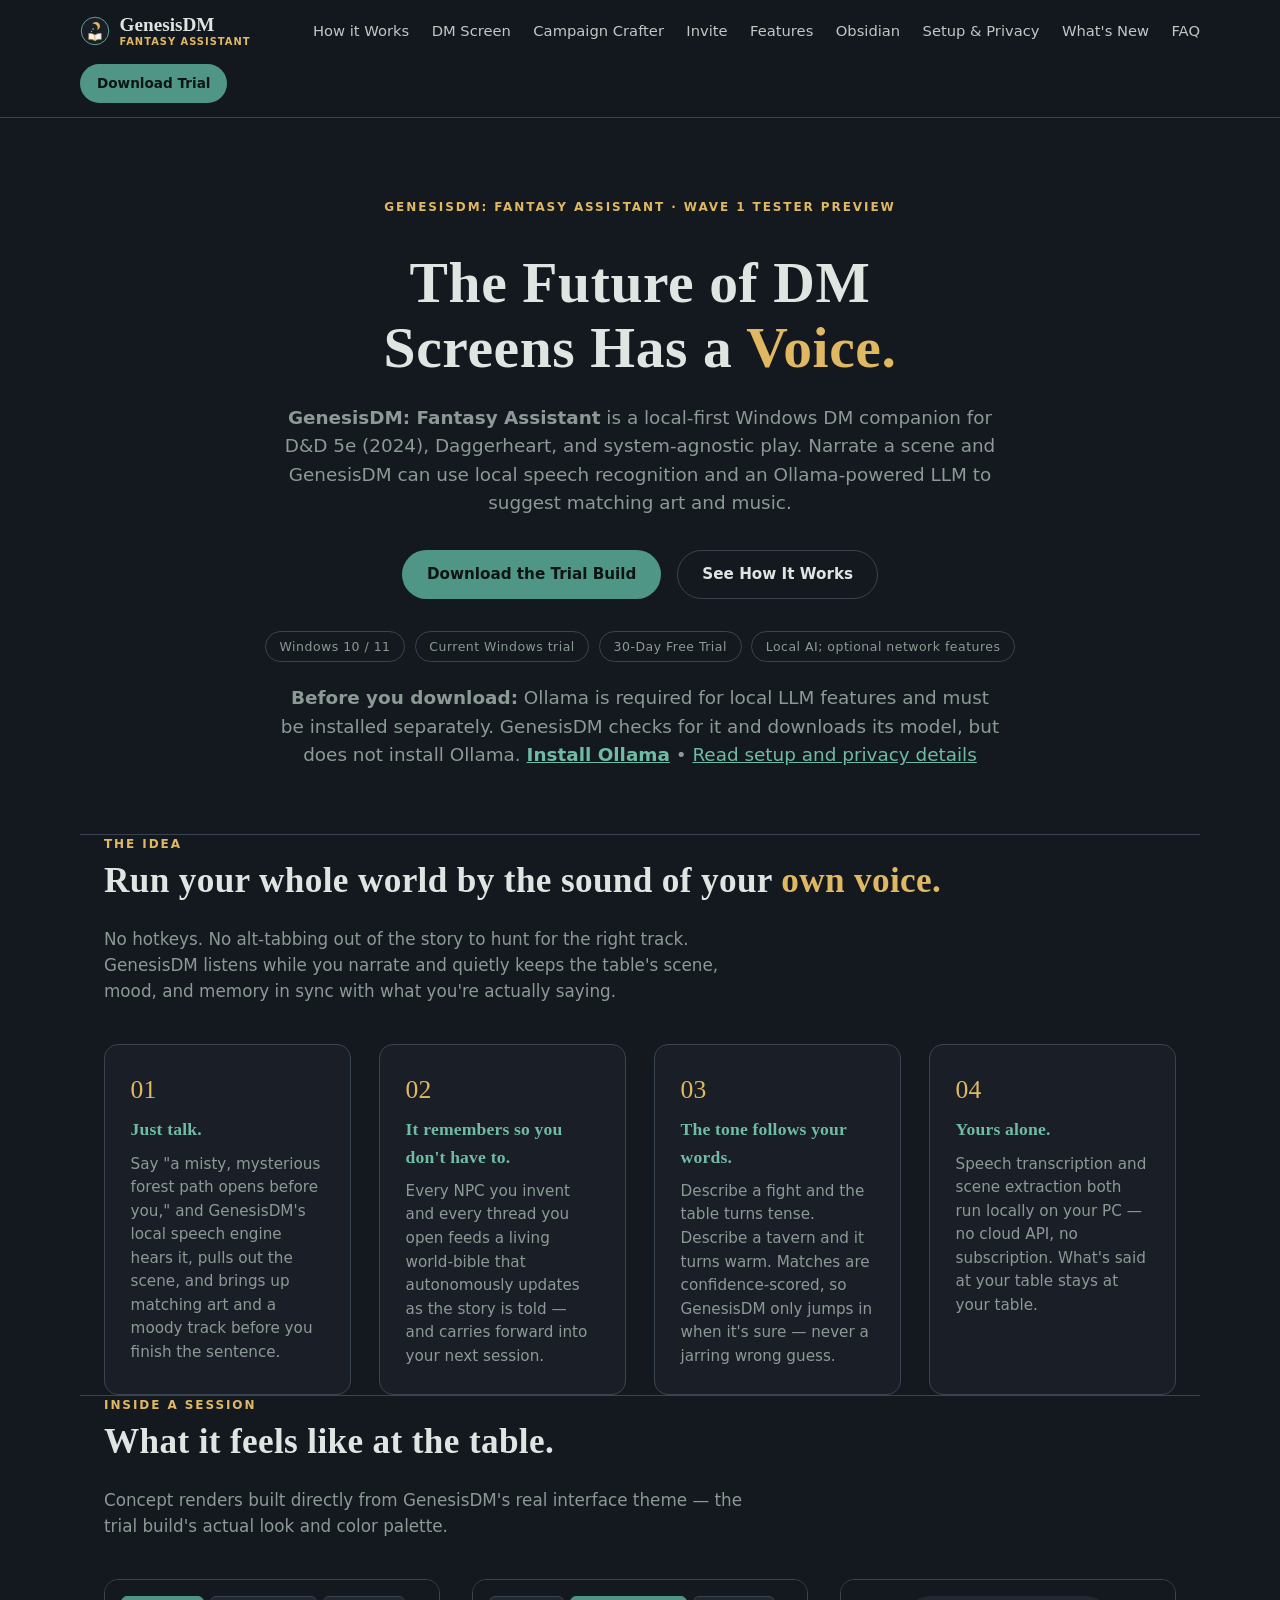
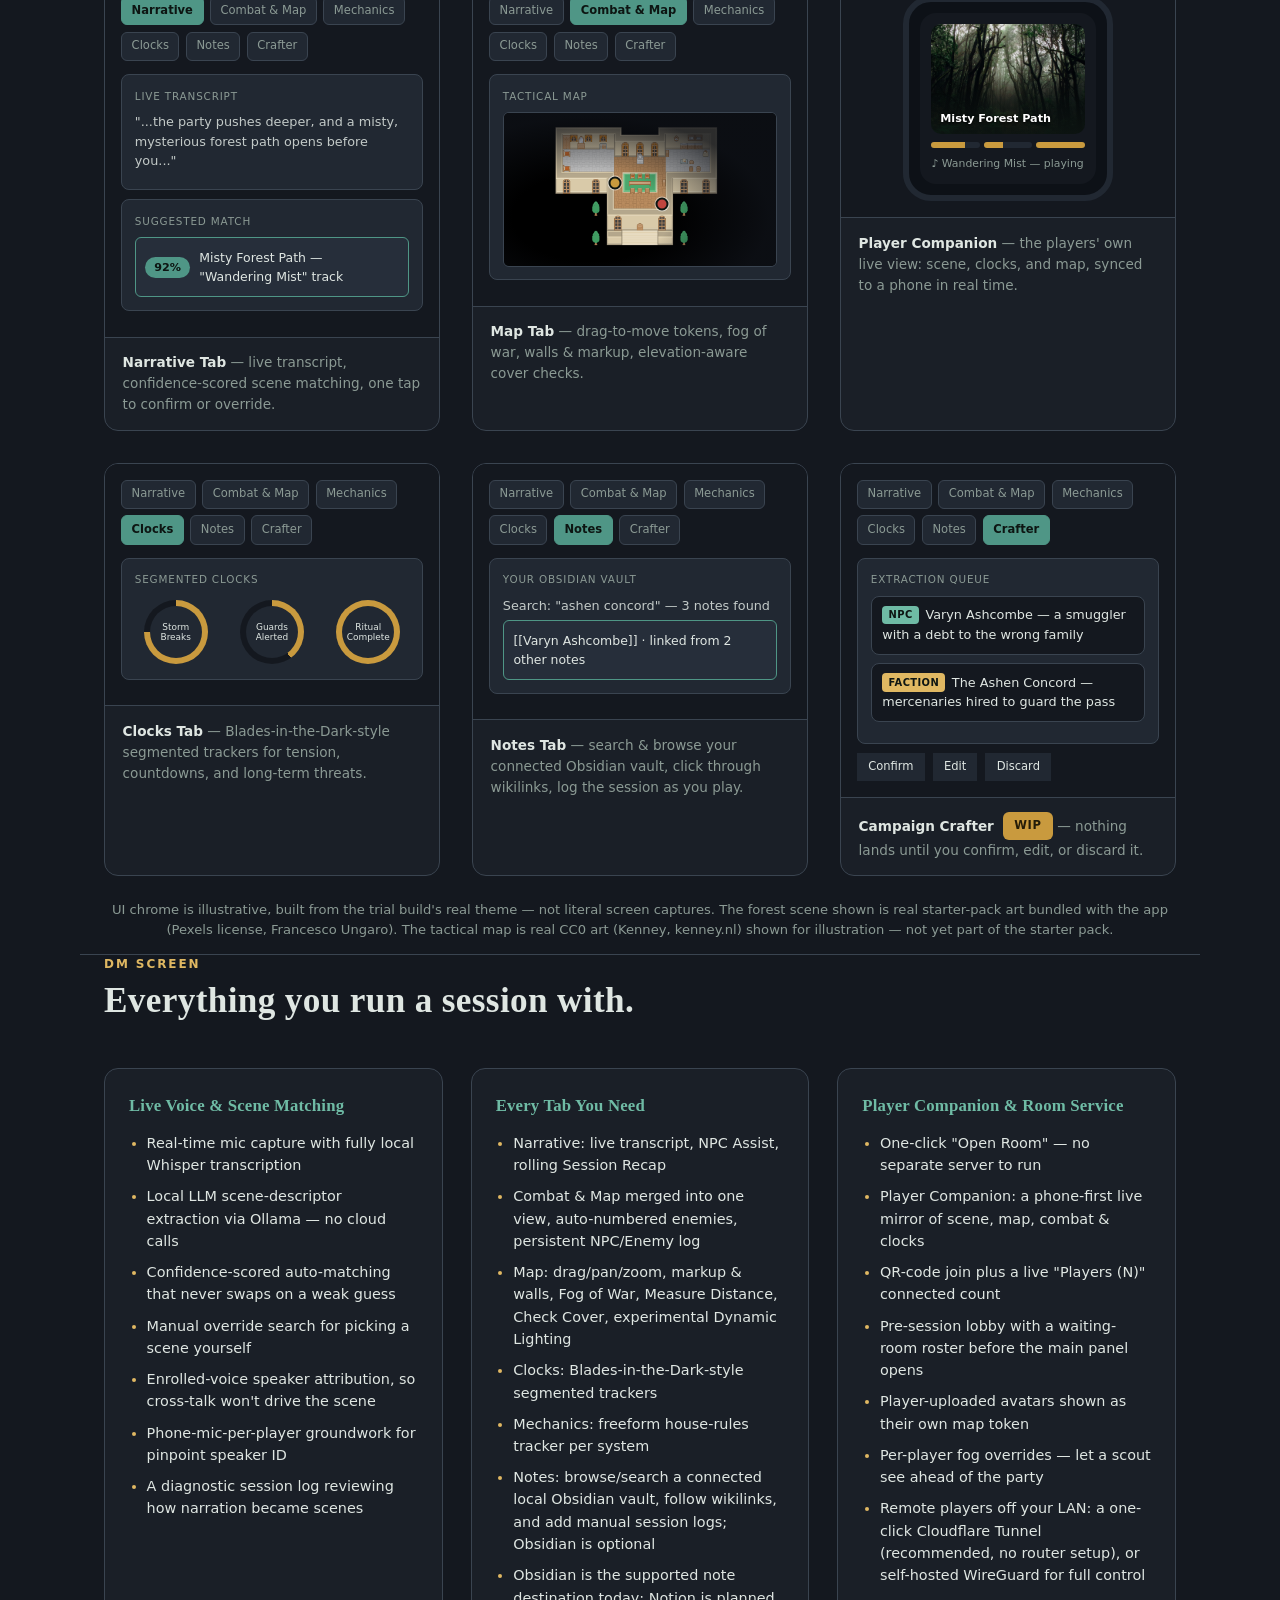
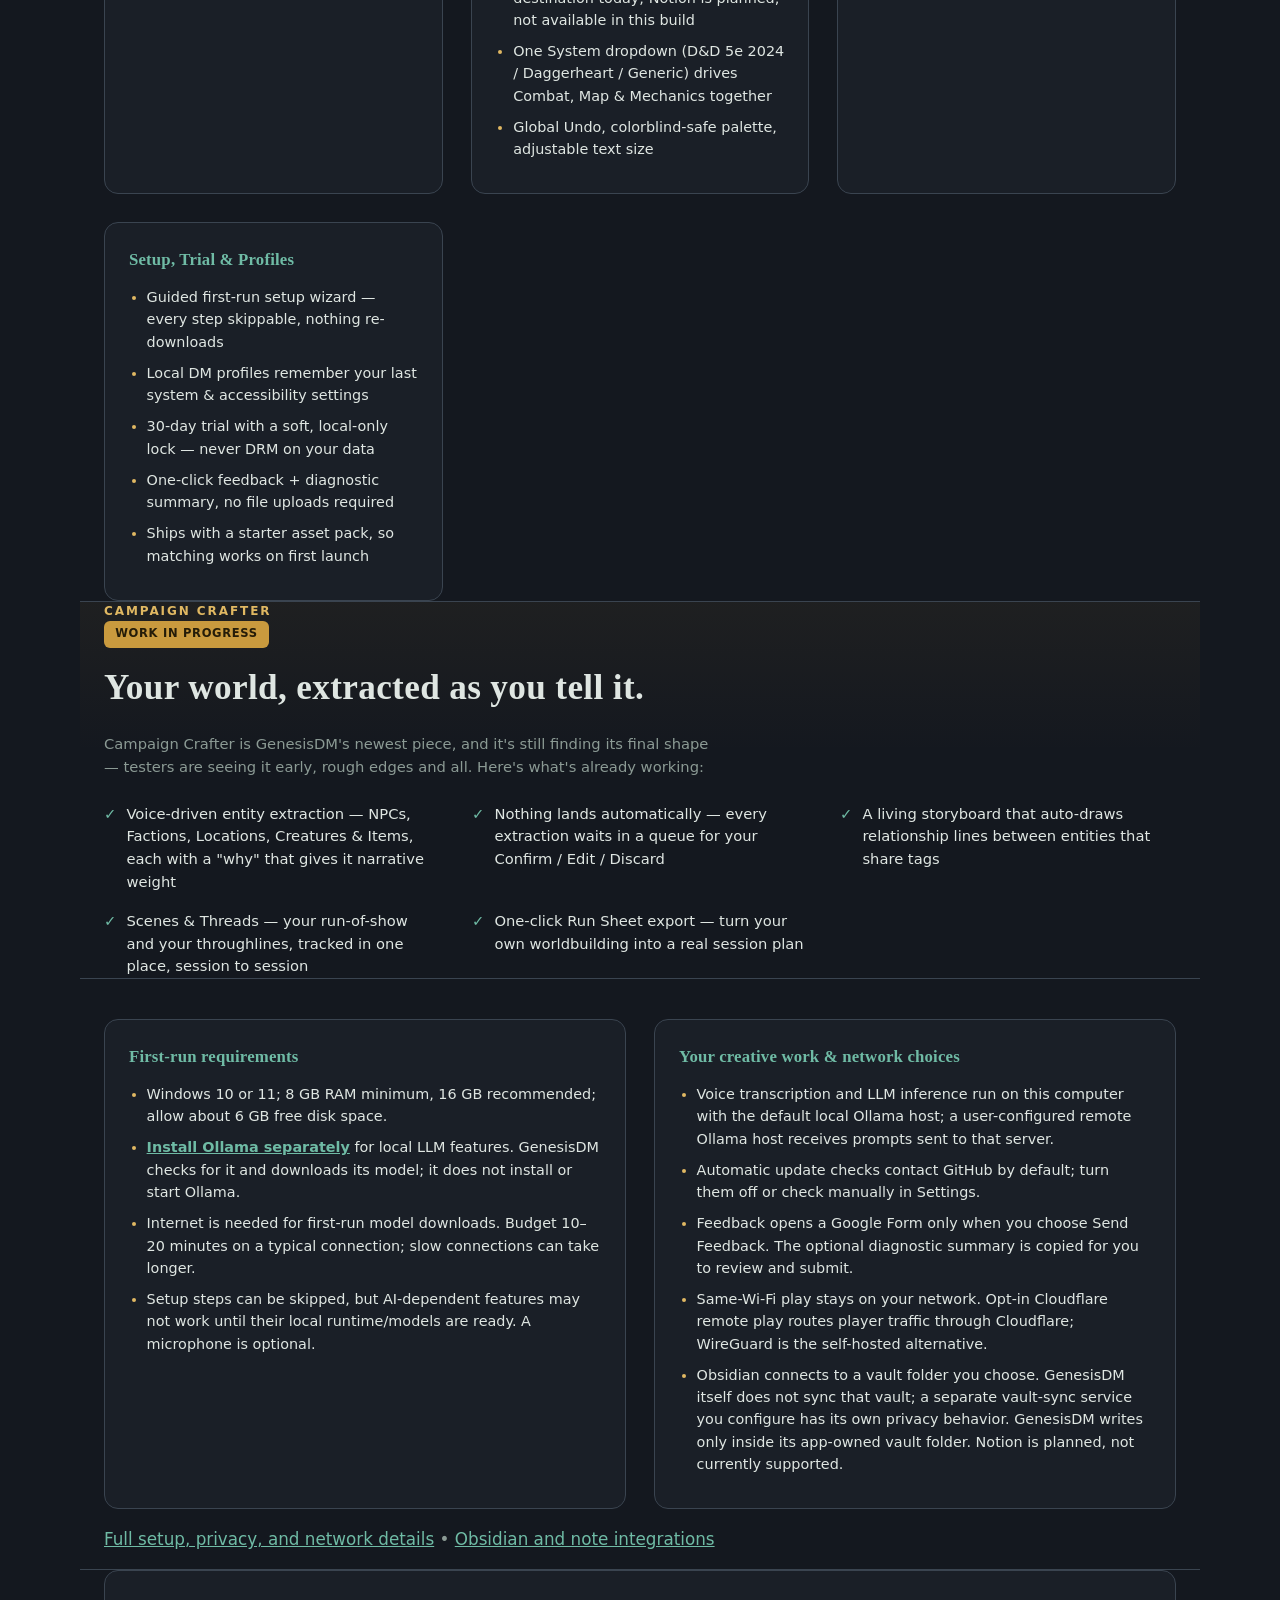
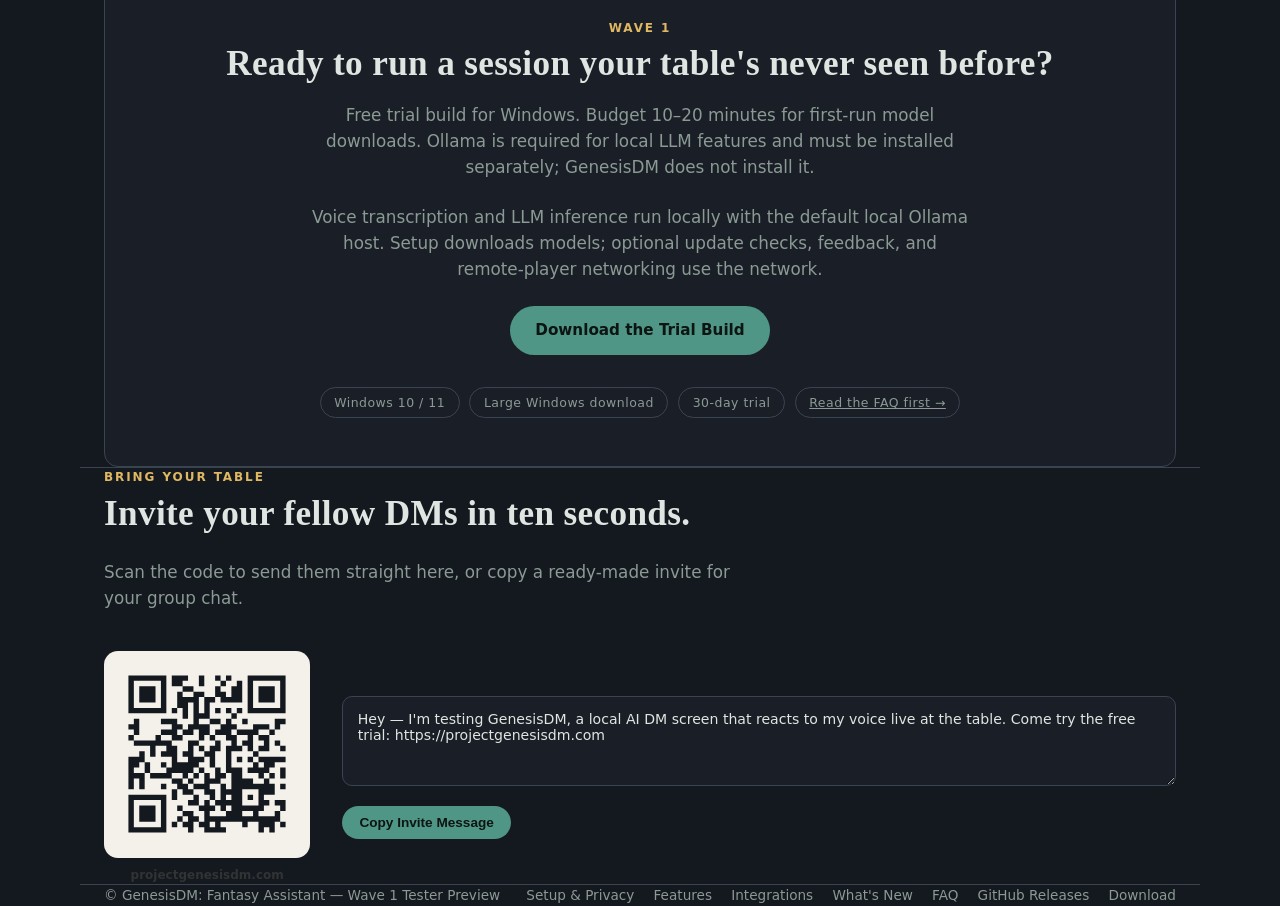
<file: index.html>
<!DOCTYPE html>
<html lang="en">
<head>
<meta charset="UTF-8">
<meta name="viewport" content="width=device-width, initial-scale=1.0">
<title>GenesisDM: Fantasy Assistant — The Future of DM Screens</title>
<meta name="description" content="GenesisDM is a local-first Windows DM assistant for voice-driven scenes, campaign tools, and Obsidian notes. Ollama must be installed separately for local AI features; setup and privacy details are disclosed up front.">
<link rel="icon" type="image/svg+xml" href="data:image/svg+xml,%3Csvg xmlns='http://www.w3.org/2000/svg' viewBox='0 0 48 48'%3E%3Crect width='48' height='48' rx='11' fill='%231a1f27'/%3E%3Cpath d='M25.5 9.5c3.6 0 6.5 2.9 6.5 6.5 0 3-2 5.5-4.7 6.3.6-1 1-2.2 1-3.5 0-3.6-2.9-6.5-6.5-6.5-.7 0-1.4.1-2 .3 1.2-1.9 3.3-3.1 5.7-3.1z' fill='%23e0b862'/%3E%3Ccircle cx='21' cy='21' r='1.3' fill='%236fbba5'/%3E%3Ccircle cx='18.4' cy='24.6' r='1.05' fill='%236fbba5'/%3E%3Ccircle cx='16.6' cy='28.6' r='0.85' fill='%236fbba5'/%3E%3Cpath d='M24 30.5v9.3c-2.7-2-6.8-2.7-10-2.3V28c3.2-.5 7.3.2 10 2.5z' fill='%23f4f1ea' stroke='%23c99a3e' stroke-width='0.9' stroke-linejoin='round'/%3E%3Cpath d='M24 30.5v9.3c2.7-2 6.8-2.7 10-2.3V28c-3.2-.5-7.3.2-10 2.5z' fill='%23f4f1ea' stroke='%23c99a3e' stroke-width='0.9' stroke-linejoin='round'/%3E%3C/svg%3E">
<link rel="stylesheet" href="styles.css">
<link rel="stylesheet" href="index.css">
</head>
<body>

<header class="site">
  <div class="wrap nav-row">
    <a class="brand" href="#top">
      <svg width="30" height="30" viewBox="0 0 48 48" fill="none">
        <circle cx="24" cy="24" r="22" fill="#1a1f27" stroke="#6fbba5" stroke-width="1.3"/>
        <path d="M25.5 9.5c3.6 0 6.5 2.9 6.5 6.5 0 3-2 5.5-4.7 6.3.6-1 1-2.2 1-3.5 0-3.6-2.9-6.5-6.5-6.5-.7 0-1.4.1-2 .3 1.2-1.9 3.3-3.1 5.7-3.1z" fill="#e0b862"/>
        <circle cx="21" cy="21" r="1.3" fill="#6fbba5"/>
        <circle cx="18.4" cy="24.6" r="1.05" fill="#6fbba5"/>
        <circle cx="16.6" cy="28.6" r="0.85" fill="#6fbba5"/>
        <path d="M24 30.5v9.3c-2.7-2-6.8-2.7-10-2.3V28c3.2-.5 7.3.2 10 2.5z" fill="#f4f1ea" stroke="#c99a3e" stroke-width="0.9" stroke-linejoin="round"/>
        <path d="M24 30.5v9.3c2.7-2 6.8-2.7 10-2.3V28c-3.2-.5-7.3.2-10 2.5z" fill="#f4f1ea" stroke="#c99a3e" stroke-width="0.9" stroke-linejoin="round"/>
      </svg>
      <span class="brand-text"><span class="name">GenesisDM</span><span class="tagline">Fantasy Assistant</span></span>
    </a>
    <nav class="links">
      <a href="#pitch">How it Works</a>
      <a href="#features">DM Screen</a>
      <a href="#crafter">Campaign Crafter</a>
      <a href="#invite">Invite</a>
      <a href="features.html">Features</a>
      <a href="integrations.html">Obsidian</a>
      <a href="setup-privacy.html">Setup &amp; Privacy</a>
      <a href="whatsnew.html">What's New</a>
      <a href="faq.html">FAQ</a>
    </nav>
    <a class="btn btn-primary btn-sm" href="https://github.com/BlueDunda/genesisdm-releases/releases/latest">Download Trial</a>
  </div>
</header>

<main>
<div id="top"></div>
<section class="hero wrap">
  <div class="eyebrow">GenesisDM: Fantasy Assistant · Wave 1 Tester Preview</div>
  <h1>The Future of DM Screens Has a <span class="accent">Voice.</span></h1>
  <p class="lede"><strong>GenesisDM: Fantasy Assistant</strong> is a local-first Windows DM companion for D&amp;D 5e (2024), Daggerheart, and system-agnostic play. Narrate a scene and GenesisDM can use local speech recognition and an Ollama-powered LLM to suggest matching art and music.</p>
  <div class="hero-ctas">
    <a class="btn btn-primary" href="https://github.com/BlueDunda/genesisdm-releases/releases/latest">Download the Trial Build</a>
    <a class="btn btn-ghost" href="#pitch">See How It Works</a>
  </div>
  <div class="badge-row">
    <span class="badge">Windows 10 / 11</span>
    <span class="badge">Current Windows trial</span>
    <span class="badge">30-Day Free Trial</span>
    <span class="badge">Local AI; optional network features</span>
  </div>
  <p class="lede" style="margin:1.4rem auto 0;text-align:center"><strong>Before you download:</strong> Ollama is required for local LLM features and must be installed separately. GenesisDM checks for it and downloads its model, but does not install Ollama. <a href="https://ollama.com/download"><strong>Install Ollama</strong></a> &bull; <a href="setup-privacy.html">Read setup and privacy details</a></p>
</section>

<section id="pitch" class="wrap">
  <div class="eyebrow">The Idea</div>
  <h2>Run your whole world by the sound of your <span class="accent">own voice.</span></h2>
  <p class="lede">No hotkeys. No alt-tabbing out of the story to hunt for the right track. GenesisDM listens while you narrate and quietly keeps the table's scene, mood, and memory in sync with what you're actually saying.</p>
  <div class="pitch-grid">
    <div class="pitch-card">
      <div class="num">01</div>
      <h3>Just talk.</h3>
      <p>Say "a misty, mysterious forest path opens before you," and GenesisDM's local speech engine hears it, pulls out the scene, and brings up matching art and a moody track before you finish the sentence.</p>
    </div>
    <div class="pitch-card">
      <div class="num">02</div>
      <h3>It remembers so you don't have to.</h3>
      <p>Every NPC you invent and every thread you open feeds a living world-bible that autonomously updates as the story is told — and carries forward into your next session.</p>
    </div>
    <div class="pitch-card">
      <div class="num">03</div>
      <h3>The tone follows your words.</h3>
      <p>Describe a fight and the table turns tense. Describe a tavern and it turns warm. Matches are confidence-scored, so GenesisDM only jumps in when it's sure — never a jarring wrong guess.</p>
    </div>
    <div class="pitch-card">
      <div class="num">04</div>
      <h3>Yours alone.</h3>
      <p>Speech transcription and scene extraction both run locally on your PC — no cloud API, no subscription. What's said at your table stays at your table.</p>
    </div>
  </div>
</section>

<section id="screenshots" class="wrap">
  <div class="eyebrow">Inside a Session</div>
  <h2>What it feels like at the table.</h2>
  <p class="lede">Concept renders built directly from GenesisDM's real interface theme — the trial build's actual look and color palette.</p>
  <div class="mock-grid">
    <div class="mock-card">
      <div class="mock-frame">
        <div class="tabbar">
          <span class="tabchip active">Narrative</span>
          <span class="tabchip">Combat &amp; Map</span>
          <span class="tabchip">Mechanics</span>
          <span class="tabchip">Clocks</span>
          <span class="tabchip">Notes</span>
          <span class="tabchip">Crafter</span>
        </div>
        <div class="panel">
          <div class="panel-title">Live Transcript</div>
          <div class="transcript-line">"...the party pushes deeper, and a misty, mysterious forest path opens before you..."</div>
        </div>
        <div class="panel">
          <div class="panel-title">Suggested Match</div>
          <div class="match-banner">
            <span class="conf-pill">92%</span>
            <span>Misty Forest Path — "Wandering Mist" track</span>
          </div>
        </div>
      </div>
      <div class="mock-caption"><strong>Narrative Tab</strong> — live transcript, confidence-scored scene matching, one tap to confirm or override.</div>
    </div>
    <div class="mock-card">
      <div class="mock-frame">
        <div class="tabbar">
          <span class="tabchip">Narrative</span>
          <span class="tabchip active">Combat &amp; Map</span>
          <span class="tabchip">Mechanics</span>
          <span class="tabchip">Clocks</span>
          <span class="tabchip">Notes</span>
          <span class="tabchip">Crafter</span>
        </div>
        <div class="panel">
          <div class="panel-title">Tactical Map</div>
          <div class="map-shot">
            <img src="assets/img/tactical-map-manor-hall.png" alt="Top-down tactical map of a manor great hall" loading="lazy">
            <div class="map-fog"></div>
            <div class="map-token brass" style="left:41%; top:46%;"></div>
            <div class="map-token danger" style="left:58%; top:60%;"></div>
          </div>
        </div>
      </div>
      <div class="mock-caption"><strong>Map Tab</strong> — drag-to-move tokens, fog of war, walls &amp; markup, elevation-aware cover checks.</div>
    </div>
    <div class="mock-card">
      <div class="mock-frame">
        <div class="phone">
          <div class="screen">
            <div class="scene-art">Misty Forest Path</div>
            <div class="clockbar"><div><span style="width:70%"></span></div><div><span style="width:40%"></span></div><div><span style="width:100%"></span></div></div>
            <div class="now-playing">♪ Wandering Mist — playing</div>
          </div>
        </div>
      </div>
      <div class="mock-caption"><strong>Player Companion</strong> — the players' own live view: scene, clocks, and map, synced to a phone in real time.</div>
    </div>
    <div class="mock-card">
      <div class="mock-frame">
        <div class="tabbar">
          <span class="tabchip">Narrative</span>
          <span class="tabchip">Combat &amp; Map</span>
          <span class="tabchip">Mechanics</span>
          <span class="tabchip active">Clocks</span>
          <span class="tabchip">Notes</span>
          <span class="tabchip">Crafter</span>
        </div>
        <div class="panel">
          <div class="panel-title">Segmented Clocks</div>
          <div class="clock-row">
            <div class="clock-ring" style="--pct:75"><span>Storm Breaks</span></div>
            <div class="clock-ring" style="--pct:40"><span>Guards Alerted</span></div>
            <div class="clock-ring" style="--pct:100"><span>Ritual Complete</span></div>
          </div>
        </div>
      </div>
      <div class="mock-caption"><strong>Clocks Tab</strong> — Blades-in-the-Dark-style segmented trackers for tension, countdowns, and long-term threats.</div>
    </div>
    <div class="mock-card">
      <div class="mock-frame">
        <div class="tabbar">
          <span class="tabchip">Narrative</span>
          <span class="tabchip">Combat &amp; Map</span>
          <span class="tabchip">Mechanics</span>
          <span class="tabchip">Clocks</span>
          <span class="tabchip active">Notes</span>
          <span class="tabchip">Crafter</span>
        </div>
        <div class="panel">
          <div class="panel-title">Your Obsidian Vault</div>
          <div class="transcript-line">Search: "ashen concord" — 3 notes found</div>
          <div class="match-banner">
            <span>[[Varyn Ashcombe]] · linked from 2 other notes</span>
          </div>
        </div>
      </div>
      <div class="mock-caption"><strong>Notes Tab</strong> — search &amp; browse your connected Obsidian vault, click through wikilinks, log the session as you play.</div>
    </div>
    <div class="mock-card">
      <div class="mock-frame">
        <div class="tabbar">
          <span class="tabchip">Narrative</span>
          <span class="tabchip">Combat &amp; Map</span>
          <span class="tabchip">Mechanics</span>
          <span class="tabchip">Clocks</span>
          <span class="tabchip">Notes</span>
          <span class="tabchip active">Crafter</span>
        </div>
        <div class="panel">
          <div class="panel-title">Extraction Queue</div>
          <div class="crafter-chip"><span class="crafter-tag">NPC</span>Varyn Ashcombe — a smuggler with a debt to the wrong family</div>
          <div class="crafter-chip"><span class="crafter-tag faction">Faction</span>The Ashen Concord — mercenaries hired to guard the pass</div>
        </div>
        <div class="crafter-actions">
          <span class="btn-ghost btn-sm">Confirm</span>
          <span class="btn-ghost btn-sm">Edit</span>
          <span class="btn-ghost btn-sm">Discard</span>
        </div>
      </div>
      <div class="mock-caption"><strong>Campaign Crafter</strong> <span class="wip-badge" style="margin:0 0 0 0.3rem; vertical-align:2px;">WIP</span> — nothing lands until you confirm, edit, or discard it.</div>
    </div>
  </div>
  <p class="mock-note">UI chrome is illustrative, built from the trial build's real theme — not literal screen captures. The forest scene shown is real starter-pack art bundled with the app (Pexels license, Francesco Ungaro). The tactical map is real CC0 art (Kenney, kenney.nl) shown for illustration — not yet part of the starter pack.</p>
</section>

<section id="features" class="wrap">
  <div class="eyebrow">DM Screen</div>
  <h2>Everything you run a session with.</h2>
  <div class="feature-groups">
    <div class="feature-group">
      <h3>Live Voice &amp; Scene Matching</h3>
      <ul>
        <li>Real-time mic capture with fully local Whisper transcription</li>
        <li>Local LLM scene-descriptor extraction via Ollama — no cloud calls</li>
        <li>Confidence-scored auto-matching that never swaps on a weak guess</li>
        <li>Manual override search for picking a scene yourself</li>
        <li>Enrolled-voice speaker attribution, so cross-talk won't drive the scene</li>
        <li>Phone-mic-per-player groundwork for pinpoint speaker ID</li>
        <li>A diagnostic session log reviewing how narration became scenes</li>
      </ul>
    </div>
    <div class="feature-group">
      <h3>Every Tab You Need</h3>
      <ul>
        <li>Narrative: live transcript, NPC Assist, rolling Session Recap</li>
        <li>Combat &amp; Map merged into one view, auto-numbered enemies, persistent NPC/Enemy log</li>
        <li>Map: drag/pan/zoom, markup &amp; walls, Fog of War, Measure Distance, Check Cover, experimental Dynamic Lighting</li>
        <li>Clocks: Blades-in-the-Dark-style segmented trackers</li>
        <li>Mechanics: freeform house-rules tracker per system</li>
        <li>Notes: browse/search a connected local Obsidian vault, follow wikilinks, and add manual session logs; Obsidian is optional</li>
        <li>Obsidian is the supported note destination today; Notion is planned, not available in this build</li>
        <li>One System dropdown (D&amp;D 5e 2024 / Daggerheart / Generic) drives Combat, Map &amp; Mechanics together</li>
        <li>Global Undo, colorblind-safe palette, adjustable text size</li>
      </ul>
    </div>
    <div class="feature-group">
      <h3>Player Companion &amp; Room Service</h3>
      <ul>
        <li>One-click "Open Room" — no separate server to run</li>
        <li>Player Companion: a phone-first live mirror of scene, map, combat &amp; clocks</li>
        <li>QR-code join plus a live "Players (N)" connected count</li>
        <li>Pre-session lobby with a waiting-room roster before the main panel opens</li>
        <li>Player-uploaded avatars shown as their own map token</li>
        <li>Per-player fog overrides — let a scout see ahead of the party</li>
        <li>Remote players off your LAN: a one-click Cloudflare Tunnel (recommended, no router setup), or self-hosted WireGuard for full control</li>
      </ul>
    </div>
    <div class="feature-group">
      <h3>Setup, Trial &amp; Profiles</h3>
      <ul>
        <li>Guided first-run setup wizard — every step skippable, nothing re-downloads</li>
        <li>Local DM profiles remember your last system &amp; accessibility settings</li>
        <li>30-day trial with a soft, local-only lock — never DRM on your data</li>
        <li>One-click feedback + diagnostic summary, no file uploads required</li>
        <li>Ships with a starter asset pack, so matching works on first launch</li>
      </ul>
    </div>
  </div>
</section>

<section id="crafter" class="crafter-section wrap">
  <div class="eyebrow">Campaign Crafter</div>
  <span class="wip-badge">Work in Progress</span>
  <h2>Your world, extracted as you tell it.</h2>
  <p class="crafter-note">Campaign Crafter is GenesisDM's newest piece, and it's still finding its final shape — testers are seeing it early, rough edges and all. Here's what's already working:</p>
  <ul class="crafter-list">
    <li>Voice-driven entity extraction — NPCs, Factions, Locations, Creatures &amp; Items, each with a "why" that gives it narrative weight</li>
    <li>Nothing lands automatically — every extraction waits in a queue for your Confirm / Edit / Discard</li>
    <li>A living storyboard that auto-draws relationship lines between entities that share tags</li>
    <li>Scenes &amp; Threads — your run-of-show and your throughlines, tracked in one place, session to session</li>
    <li>One-click Run Sheet export — turn your own worldbuilding into a real session plan</li>
  </ul>
</section>

<section class="wrap">
  <div class="feature-groups">
    <div class="feature-group">
      <h3>First-run requirements</h3>
      <ul>
        <li>Windows 10 or 11; 8 GB RAM minimum, 16 GB recommended; allow about 6 GB free disk space.</li>
        <li><a href="https://ollama.com/download"><strong>Install Ollama separately</strong></a> for local LLM features. GenesisDM checks for it and downloads its model; it does not install or start Ollama.</li>
        <li>Internet is needed for first-run model downloads. Budget 10&ndash;20 minutes on a typical connection; slow connections can take longer.</li>
        <li>Setup steps can be skipped, but AI-dependent features may not work until their local runtime/models are ready. A microphone is optional.</li>
      </ul>
    </div>
    <div class="feature-group">
      <h3>Your creative work &amp; network choices</h3>
      <ul>
        <li>Voice transcription and LLM inference run on this computer with the default local Ollama host; a user-configured remote Ollama host receives prompts sent to that server.</li>
        <li>Automatic update checks contact GitHub by default; turn them off or check manually in Settings.</li>
        <li>Feedback opens a Google Form only when you choose Send Feedback. The optional diagnostic summary is copied for you to review and submit.</li>
        <li>Same-Wi-Fi play stays on your network. Opt-in Cloudflare remote play routes player traffic through Cloudflare; WireGuard is the self-hosted alternative.</li>
        <li>Obsidian connects to a vault folder you choose. GenesisDM itself does not sync that vault; a separate vault-sync service you configure has its own privacy behavior. GenesisDM writes only inside its app-owned vault folder. Notion is planned, not currently supported.</li>
      </ul>
    </div>
  </div>
  <p class="lede"><a href="setup-privacy.html">Full setup, privacy, and network details</a> &bull; <a href="integrations.html">Obsidian and note integrations</a></p>
</section>

<section class="wrap">
  <div class="download-band">
    <div class="eyebrow">Wave 1</div>
    <h2>Ready to run a session your table's never seen before?</h2>
    <p class="lede">Free trial build for Windows. Budget 10&ndash;20 minutes for first-run model downloads. Ollama is required for local LLM features and must be installed separately; GenesisDM does not install it.</p>
    <p class="lede">Voice transcription and LLM inference run locally with the default local Ollama host. Setup downloads models; optional update checks, feedback, and remote-player networking use the network.</p>
    <a class="btn btn-primary" href="https://github.com/BlueDunda/genesisdm-releases/releases/latest">Download the Trial Build</a>
    <div class="badge-row">
      <span class="badge">Windows 10 / 11</span>
      <span class="badge">Large Windows download</span>
      <span class="badge">30-day trial</span>
      <span class="badge"><a href="faq.html" style="color:inherit">Read the FAQ first →</a></span>
    </div>
  </div>
</section>

<section id="invite" class="wrap">
  <div class="eyebrow">Bring Your Table</div>
  <h2>Invite your fellow DMs in ten seconds.</h2>
  <p class="lede">Scan the code to send them straight here, or copy a ready-made invite for your group chat.</p>
  <div class="invite-grid">
    <div>
      <div class="qr-card">
        <svg viewBox="0 0 31 31" xmlns="http://www.w3.org/2000/svg" role="img" aria-label="QR code linking to projectgenesisdm.com">
          <path stroke="#14181f" d="M1 1.5h7m1 0h3m2 0h1m2 0h1m1 0h1m3 0h7m-29 1h1m5 0h1m1 0h2m3 0h1m3 0h1m2 0h1m1 0h1m5 0h1m-29 1h1m1 0h3m1 0h1m3 0h2m4 0h1m2 0h2m1 0h1m1 0h3m1 0h1m-29 1h1m1 0h3m1 0h1m2 0h1m2 0h2m2 0h2m1 0h2m1 0h1m1 0h3m1 0h1m-29 1h1m1 0h3m1 0h1m2 0h4m1 0h2m1 0h4m1 0h1m1 0h3m1 0h1m-29 1h1m5 0h1m2 0h2m1 0h1m1 0h1m7 0h1m5 0h1m-29 1h7m1 0h1m1 0h1m1 0h1m1 0h1m1 0h1m1 0h1m1 0h1m1 0h7m-19 1h1m1 0h3m4 0h1m-19 1h1m4 0h3m3 0h1m2 0h2m1 0h1m2 0h1m5 0h2m-29 1h2m6 0h2m1 0h4m2 0h3m3 0h3m1 0h1m-27 1h1m4 0h3m1 0h2m1 0h2m1 0h3m1 0h4m2 0h1m-27 1h1m4 0h1m2 0h2m3 0h1m1 0h1m2 0h2m2 0h1m1 0h2m-25 1h7m3 0h2m3 0h1m2 0h1m1 0h2m2 0h1m1 0h1m-24 1h1m2 0h2m2 0h1m1 0h1m1 0h2m1 0h3m1 0h1m1 0h2m2 0h1m-27 1h1m1 0h1m1 0h3m1 0h2m2 0h2m2 0h1m4 0h1m-24 1h3m5 0h1m2 0h3m1 0h1m2 0h1m1 0h1m1 0h1m1 0h5m-29 1h2m1 0h1m2 0h1m1 0h5m2 0h1m2 0h1m4 0h1m1 0h2m-27 1h1m2 0h1m3 0h5m1 0h1m2 0h1m1 0h3m1 0h4m2 0h1m-29 1h3m1 0h4m2 0h1m1 0h1m1 0h1m1 0h2m1 0h2m3 0h1m1 0h1m1 0h1m-29 1h1m1 0h1m5 0h2m1 0h1m2 0h3m2 0h4m2 0h1m-26 1h1m1 0h1m3 0h1m2 0h2m1 0h3m2 0h1m1 0h8m1 0h1m-21 1h1m1 0h2m2 0h2m1 0h4m3 0h3m-27 1h7m1 0h1m3 0h1m2 0h1m1 0h1m1 0h2m1 0h1m1 0h1m-25 1h1m5 0h1m4 0h2m1 0h1m1 0h5m3 0h2m1 0h2m-29 1h1m1 0h3m1 0h1m2 0h1m3 0h3m1 0h1m1 0h6m3 0h1m-29 1h1m1 0h3m1 0h1m3 0h2m2 0h1m3 0h3m2 0h1m3 0h1m-28 1h1m1 0h3m1 0h1m2 0h1m1 0h2m1 0h14m-28 1h1m5 0h1m1 0h1m1 0h2m1 0h2m1 0h1m4 0h1m2 0h3m1 0h1m-29 1h7m4 0h1m2 0h4m6 0h1m1 0h1"/>
        </svg>
      </div>
      <div class="qr-caption">projectgenesisdm.com</div>
    </div>
    <div class="invite-copy">
      <textarea id="inviteText" readonly>Hey — I'm testing GenesisDM, a local AI DM screen that reacts to my voice live at the table. Come try the free trial: https://projectgenesisdm.com</textarea>
      <div class="invite-actions">
        <button class="btn btn-primary btn-sm" onclick="copyInvite(this)" type="button">Copy Invite Message</button>
        <span class="copy-status" id="copyStatus"></span>
      </div>
    </div>
  </div>
</section>

</main>

<footer class="wrap">
  <div class="footer-row">
    <span>© GenesisDM: Fantasy Assistant — Wave 1 Tester Preview</span>
    <div class="footer-links">
      <a href="setup-privacy.html">Setup &amp; Privacy</a>
      <a href="features.html">Features</a>
      <a href="integrations.html">Integrations</a>
      <a href="whatsnew.html">What's New</a>
      <a href="faq.html">FAQ</a>
      <a href="https://github.com/BlueDunda/genesisdm-releases">GitHub Releases</a>
      <a href="https://github.com/BlueDunda/genesisdm-releases/releases/latest">Download</a>
    </div>
  </div>
</footer>

<script>
function copyInvite(btn) {
  var text = document.getElementById('inviteText').value;
  var status = document.getElementById('copyStatus');
  navigator.clipboard.writeText(text).then(function () {
    status.textContent = 'Copied!';
    setTimeout(function () { status.textContent = ''; }, 2500);
  }).catch(function () {
    status.textContent = 'Copy failed — select the text manually.';
  });
}
</script>

</body>
</html>
</file>
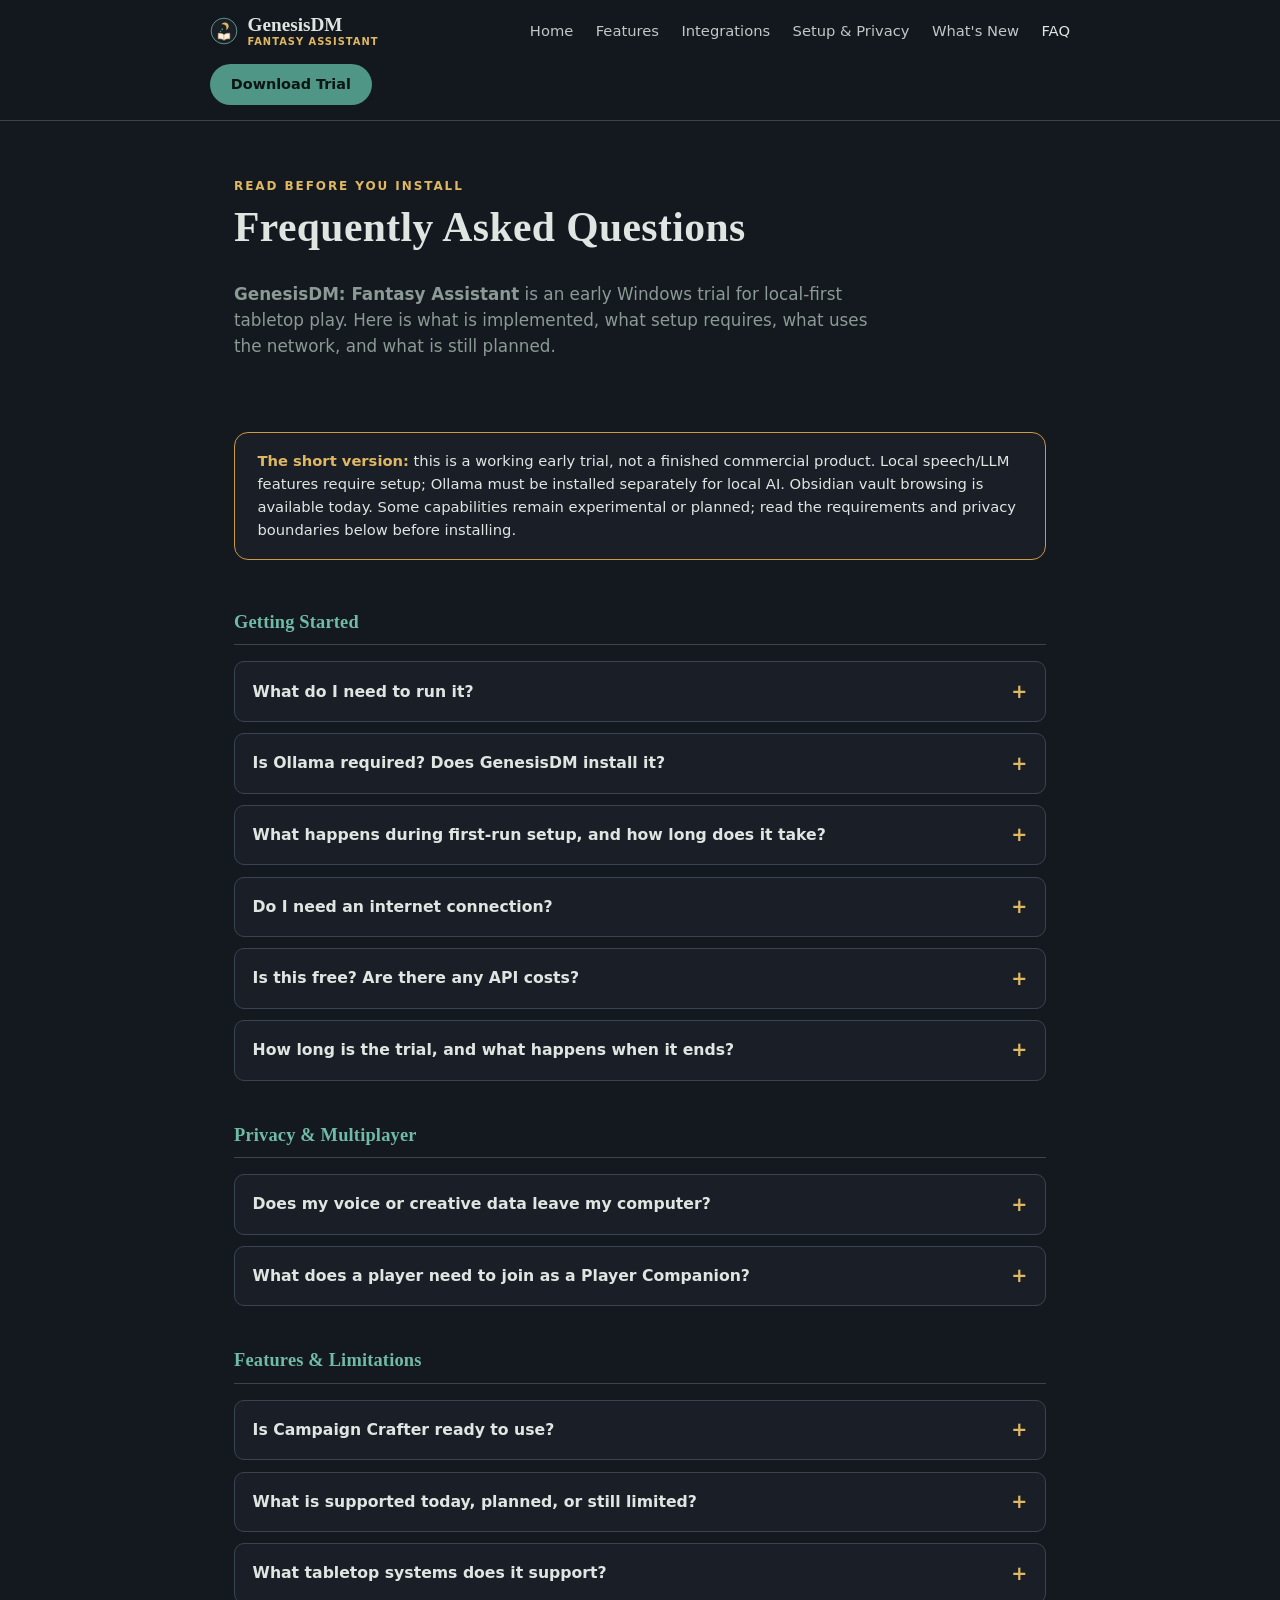
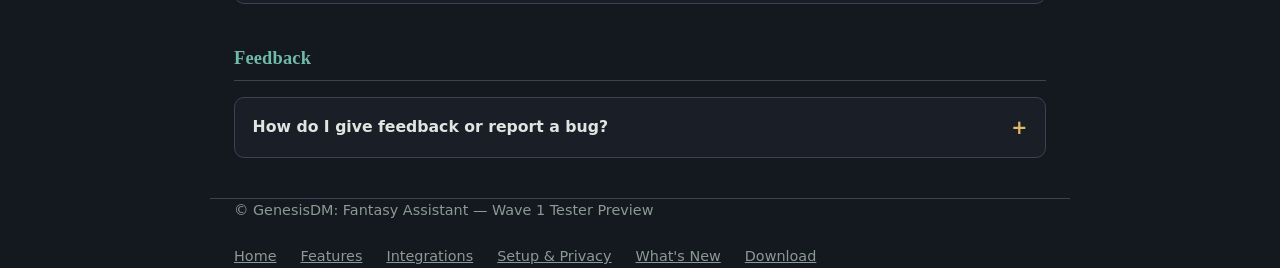
<file: faq.html>
<!DOCTYPE html>
<html lang="en">
<head>
<meta charset="UTF-8">
<meta name="viewport" content="width=device-width, initial-scale=1.0">
<title>FAQ — GenesisDM: Fantasy Assistant</title>
<meta name="description" content="Honest, realistic expectations for GenesisDM: Fantasy Assistant's Wave 1 trial build: system requirements, trial length, privacy, and known limitations.">
<link rel="icon" type="image/svg+xml" href="data:image/svg+xml,%3Csvg xmlns='http://www.w3.org/2000/svg' viewBox='0 0 48 48'%3E%3Crect width='48' height='48' rx='11' fill='%231a1f27'/%3E%3Cpath d='M25.5 9.5c3.6 0 6.5 2.9 6.5 6.5 0 3-2 5.5-4.7 6.3.6-1 1-2.2 1-3.5 0-3.6-2.9-6.5-6.5-6.5-.7 0-1.4.1-2 .3 1.2-1.9 3.3-3.1 5.7-3.1z' fill='%23e0b862'/%3E%3Ccircle cx='21' cy='21' r='1.3' fill='%236fbba5'/%3E%3Ccircle cx='18.4' cy='24.6' r='1.05' fill='%236fbba5'/%3E%3Ccircle cx='16.6' cy='28.6' r='0.85' fill='%236fbba5'/%3E%3Cpath d='M24 30.5v9.3c-2.7-2-6.8-2.7-10-2.3V28c3.2-.5 7.3.2 10 2.5z' fill='%23f4f1ea' stroke='%23c99a3e' stroke-width='0.9' stroke-linejoin='round'/%3E%3Cpath d='M24 30.5v9.3c2.7-2 6.8-2.7 10-2.3V28c-3.2-.5-7.3.2-10 2.5z' fill='%23f4f1ea' stroke='%23c99a3e' stroke-width='0.9' stroke-linejoin='round'/%3E%3C/svg%3E">
<link rel="stylesheet" href="styles.css">
<link rel="stylesheet" href="faq.css">
</head>
<body>

<header class="site">
  <div class="wrap wrap--narrow nav-row">
    <a class="brand" href="index.html">
      <svg width="28" height="28" viewBox="0 0 48 48" fill="none">
        <circle cx="24" cy="24" r="22" fill="#1a1f27" stroke="#6fbba5" stroke-width="1.3"/>
        <path d="M25.5 9.5c3.6 0 6.5 2.9 6.5 6.5 0 3-2 5.5-4.7 6.3.6-1 1-2.2 1-3.5 0-3.6-2.9-6.5-6.5-6.5-.7 0-1.4.1-2 .3 1.2-1.9 3.3-3.1 5.7-3.1z" fill="#e0b862"/>
        <circle cx="21" cy="21" r="1.3" fill="#6fbba5"/>
        <circle cx="18.4" cy="24.6" r="1.05" fill="#6fbba5"/>
        <circle cx="16.6" cy="28.6" r="0.85" fill="#6fbba5"/>
        <path d="M24 30.5v9.3c-2.7-2-6.8-2.7-10-2.3V28c3.2-.5 7.3.2 10 2.5z" fill="#f4f1ea" stroke="#c99a3e" stroke-width="0.9" stroke-linejoin="round"/>
        <path d="M24 30.5v9.3c2.7-2 6.8-2.7 10-2.3V28c-3.2-.5-7.3.2-10 2.5z" fill="#f4f1ea" stroke="#c99a3e" stroke-width="0.9" stroke-linejoin="round"/>
      </svg>
      <span class="brand-text"><span class="name">GenesisDM</span><span class="tagline">Fantasy Assistant</span></span>
    </a>
    <nav class="links" aria-label="Main navigation">
      <a href="index.html">Home</a>
      <a href="features.html">Features</a>
      <a href="integrations.html">Integrations</a>
      <a href="setup-privacy.html">Setup &amp; Privacy</a>
      <a href="whatsnew.html">What's New</a>
      <a href="faq.html" aria-current="page">FAQ</a>
    </nav>
    <a class="btn btn-primary" href="https://github.com/BlueDunda/genesisdm-releases/releases/latest">Download Trial</a>
  </div>
</header>

<main class="wrap wrap--narrow">
  <div class="hero">
    <div class="eyebrow">Read Before You Install</div>
    <h1>Frequently Asked Questions</h1>
    <p class="lede"><strong>GenesisDM: Fantasy Assistant</strong> is an early Windows trial for local-first tabletop play. Here is what is implemented, what setup requires, what uses the network, and what is still planned.</p>
  </div>

  <div class="honesty-note">
    <strong>The short version:</strong> this is a working early trial, not a finished commercial product. Local speech/LLM features require setup; Ollama must be installed separately for local AI. Obsidian vault browsing is available today. Some capabilities remain experimental or planned; read the requirements and privacy boundaries below before installing.
  </div>

  <div class="faq-section">
    <h2>Getting Started</h2>

    <details>
      <summary>What do I need to run it?</summary>
      <div class="answer">
        <div class="spec-wrap">
          <table>
            <tr><th>OS</th><td>Windows 10 or 11 only — this build is Windows-only for now</td></tr>
            <tr><th>RAM</th><td>8 GB minimum, 16 GB recommended (the local LLM and speech models both need headroom)</td></tr>
            <tr><th>Disk space</th><td>Allow about 6 GB free for the app and first-run model downloads; actual use varies by version and models.</td></tr>
            <tr><th>GPU</th><td>Not required — everything runs on CPU by default</td></tr>
            <tr><th>Microphone</th><td>Optional — only needed for live voice transcription; text-only play works fine without one</td></tr>
          </table>
        </div>
      </div>
    </details>

    <details>
      <summary>Is Ollama required? Does GenesisDM install it?</summary>
      <div class="answer">
        <p><strong>Ollama is required for GenesisDM's local LLM features</strong>, including AI scene/entity extraction. Ollama is a separate local LLM runtime that you install yourself from <a href="https://ollama.com/download"><strong>https://ollama.com/download</strong></a>. GenesisDM checks whether Ollama is installed and responding, then downloads its configured model if needed; it does not install or update Ollama for you. If you install Ollama while GenesisDM is open, return to the setup step and click <strong>Retry</strong>. If it is installed but not responding, start Ollama and click Retry. You can skip setup, but LLM-dependent features will not be ready until Ollama and its model are available.</p>
      </div>
    </details>

    <details>
      <summary>What happens during first-run setup, and how long does it take?</summary>
      <div class="answer">
        <p>After you install Ollama, GenesisDM downloads the configured LLM model, a local speech-to-text model (Whisper), and embedding models for asset search and optional speaker recognition. Budget <strong>10&ndash;20 minutes</strong> on a typical connection; slow connections or large model downloads can take longer. The steps can be skipped and revisited by reopening setup. A microphone is optional. Setup downloads require internet. After setup, local inference can run without a cloud AI API, but optional update checks, feedback, and remote-player networking still use the network.</p>
      </div>
    </details>

    <details>
      <summary>Do I need an internet connection?</summary>
      <div class="answer">
        <p>Yes, for initial model downloads. Local speech transcription and LLM inference do not need a cloud speech or LLM API after setup. GenesisDM checks for updates over the network by default (turn this off or check manually in Settings &rarr; General &rarr; Updates). Sending feedback opens a Google Form only when you choose to submit it. Remote-player networking connects only when you opt in to a remote-play method.</p>
      </div>
    </details>

    <details>
      <summary>Is this free? Are there any API costs?</summary>
      <div class="answer">
        <p>The current trial has no subscription or per-request cloud AI API charges. Speech transcription and LLM inference run locally using Whisper and Ollama; Ollama is installed separately. First-run downloads, automatic update checks, user-initiated feedback, and optional remote play can use the network. See the privacy answer for details.</p>
      </div>
    </details>

    <details>
      <summary>How long is the trial, and what happens when it ends?</summary>
      <div class="answer">
        <p>Wave 1 is a <strong>30-day trial</strong> from your first launch. You'll see a "Trial: N days left" label the whole time, a one-time heads-up at 3 days remaining, and a lock screen once it expires. This is a soft, local-only check — not DRM — and your saved data isn't deleted when the trial ends.</p>
      </div>
    </details>
  </div>

  <div class="faq-section">
    <h2>Privacy &amp; Multiplayer</h2>

    <details>
      <summary>Does my voice or creative data leave my computer?</summary>
      <div class="answer">
        <p><strong>Voice transcription and LLM inference are local by default:</strong> narration is not sent to a cloud speech or LLM API when the configured Ollama host is on this computer. “Local AI” does not mean every feature is offline. Initial setup downloads models; automatic update checks contact GitHub by default (disable in Settings &rarr; General &rarr; Updates); and Send Feedback opens a Google Form in your browser only when you choose it. The optional diagnostic summary is copied for you to review and submit, not uploaded automatically. Same-Wi-Fi player sessions stay on your local network. If you opt in to Cloudflare Tunnel for remote players, that player traffic routes through Cloudflare; WireGuard is the self-hosted alternative. An Obsidian vault is selected locally; GenesisDM reads notes and writes only inside its app-owned folder. If you configure a remote Ollama host, prompts sent to that host leave this computer and are handled under that server's privacy terms.</p>
      </div>
    </details>

    <details>
      <summary>What does a player need to join as a Player Companion?</summary>
      <div class="answer">
        <p>On the same Wi-Fi, players need only a browser, your room code or QR code, and a display name — no account or app install. For players outside your network, the recommended route is the DM's opt-in Cloudflare Tunnel. Remote player traffic routes through Cloudflare; the live link is a secret, not an account login, and anyone with the link can reach the room until it closes (the room code is still required to join). WireGuard is available as a self-hosted alternative if you do not want player traffic routed through Cloudflare. Both remote routes require the DM to opt in.</p>
      </div>
    </details>
  </div>

  <div class="faq-section">
    <h2>Features &amp; Limitations</h2>

    <details>
      <summary>Is Campaign Crafter ready to use?</summary>
      <div class="answer">
        <p>It's real and working today — voice-driven entity extraction, a living storyboard with auto-drawn relationships, Scenes &amp; Threads, and one-click run-sheet export all function. But it's the newest part of GenesisDM and still finding its final shape. Treat it as an early look rather than a finished feature, and expect rough edges.</p>
      </div>
    </details>

    <details>
      <summary>What is supported today, planned, or still limited?</summary>
      <div class="answer">
        <ul>
          <li><strong>Custom asset libraries are supported:</strong> use Settings &rarr; Data &amp; Storage to choose an assets folder; add your own images, music, and maps; tag assets; and rebuild the local search index. The trial ships a small redistributable scene/music starter pack, not creators' paid or personal-use libraries.</li>
          <li><strong>Obsidian is supported today:</strong> connect a local vault to browse/search notes, follow wikilinks, and add manual session logs. Session recaps, character sheets, and Campaign Crafter exports can be written inside the app-owned vault folder. Notion is planned but not built; other note-service destinations are not currently available.</li>
          <li><strong>Ollama is a separate prerequisite</strong> for local LLM features. Install it yourself; GenesisDM checks for it and downloads its model, but does not install or start the runtime.</li>
          <li><strong>Full multi-phone voice</strong> (each player's own phone mic captured with pinpoint speaker attribution) is still waiting on one remaining manual step — a TLS certificate for secure browser microphone access. It works today on a single machine; broader multi-device testing is still in progress.</li>
          <li><strong>Windows SmartScreen</strong> will likely show "Windows protected your PC" on first run, since this build isn't code-signed yet. This is expected — click "More info" → "Run anyway."</li>
        </ul>
      </div>
    </details>

    <details>
      <summary>What tabletop systems does it support?</summary>
      <div class="answer">
        <p>The current build includes D&amp;D 5e (2024), Daggerheart, and a system-agnostic Generic mode. Other systems may work with Generic tools but have not necessarily received dedicated rules support.</p>
      </div>
    </details>
  </div>

  <div class="faq-section">
    <h2>Feedback</h2>

    <details>
      <summary>How do I give feedback or report a bug?</summary>
      <div class="answer">
        <p>The app has an in-app <strong>Send Feedback</strong> button (always available, not just at trial's end) that opens a short pre-filled form. There's also a <strong>Copy Diagnostic Summary</strong> button that copies a plain-text summary of your most recent session to your clipboard, so you can paste it into the form yourself — no raw logs or file uploads required. There's no separate public bug tracker for this wave; the feedback form is where reports go.</p>
      </div>
    </details>
  </div>
</main>

<footer class="wrap wrap--narrow">
  <div class="footer-row">
    <span>© GenesisDM: Fantasy Assistant — Wave 1 Tester Preview</span>
    <div class="footer-links">
      <a href="index.html">Home</a>
      <a href="features.html">Features</a>
      <a href="integrations.html">Integrations</a>
      <a href="setup-privacy.html">Setup &amp; Privacy</a>
      <a href="whatsnew.html">What's New</a>
      <a href="https://github.com/BlueDunda/genesisdm-releases/releases/latest">Download</a>
    </div>
  </div>
</footer>

</body>
</html>
</file>
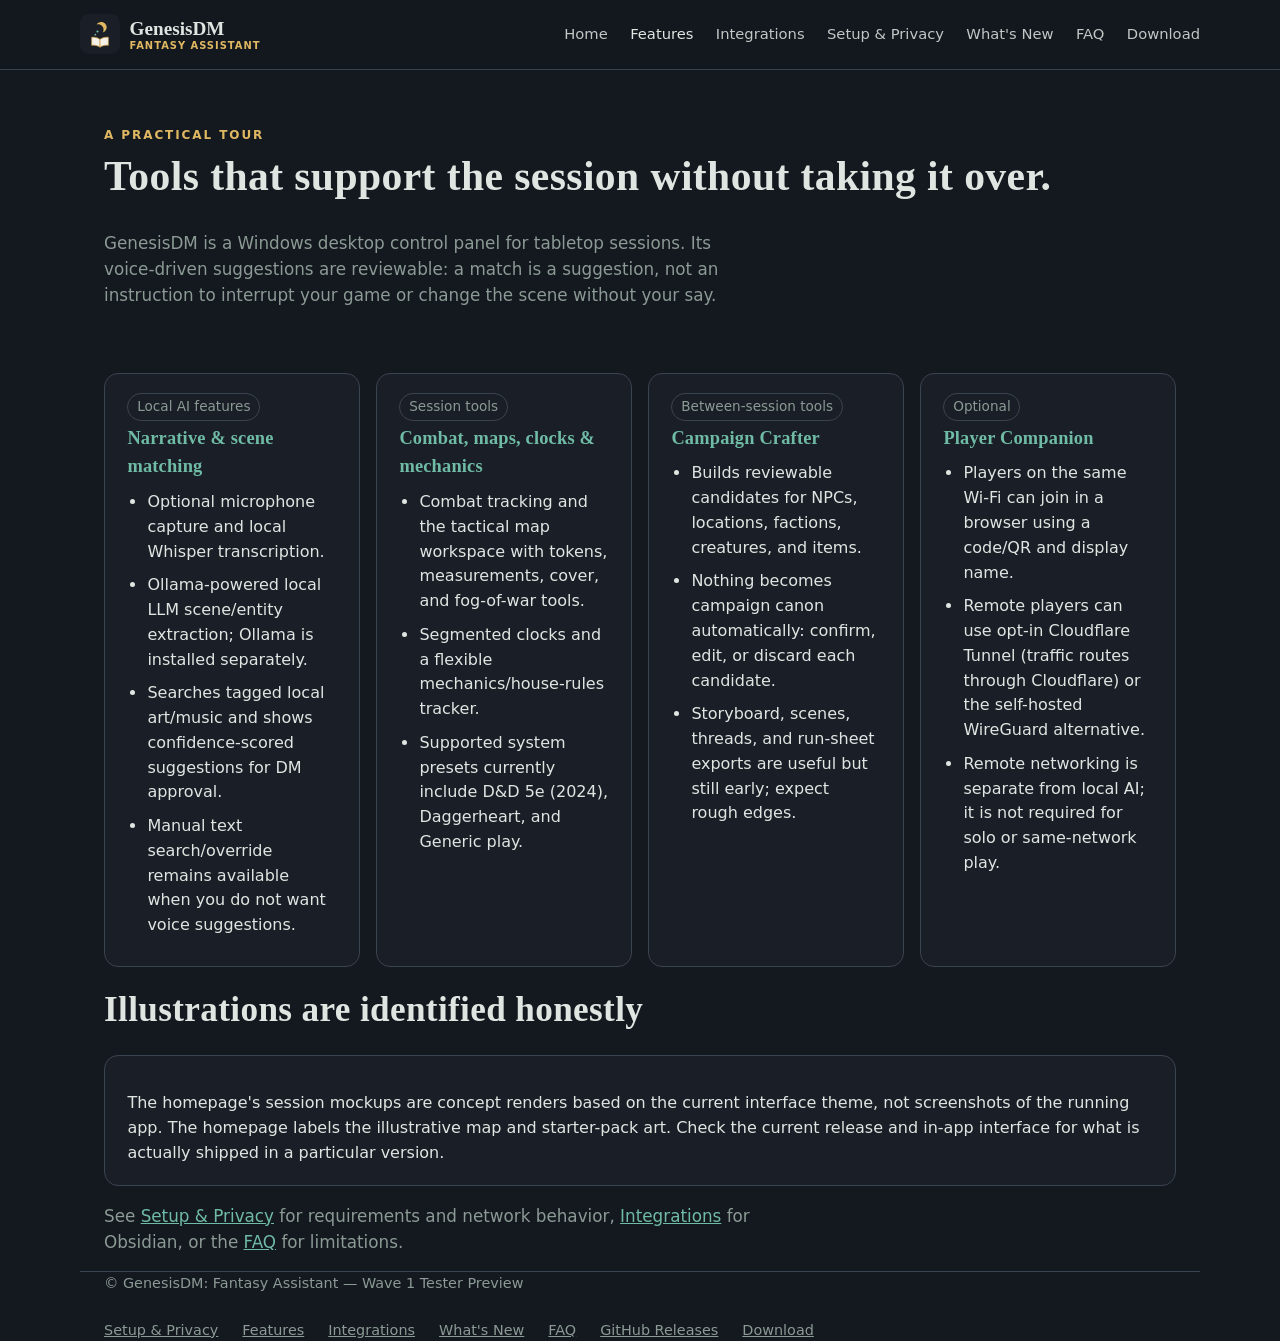
<file: features.html>
<!DOCTYPE html>
<html lang="en">
<head>
<meta charset="UTF-8">
<meta name="viewport" content="width=device-width, initial-scale=1.0">
<title>Features &amp; How It Works | GenesisDM</title>
<meta name="description" content="A practical tour of GenesisDM's local-first DM tools, voice-driven scene matching, combat/map workspace, campaign tools, player companion, and current limitations.">
<link rel="stylesheet" href="styles.css">
<link rel="icon" type="image/svg+xml" href="data:image/svg+xml,%3Csvg xmlns='http://www.w3.org/2000/svg' viewBox='0 0 48 48'%3E%3Crect width='48' height='48' rx='11' fill='%231a1f27'/%3E%3Cpath d='M25.5 9.5c3.6 0 6.5 2.9 6.5 6.5 0 3-2 5.5-4.7 6.3.6-1 1-2.2 1-3.5 0-3.6-2.9-6.5-6.5-6.5-.7 0-1.4.1-2 .3 1.2-1.9 3.3-3.1 5.7-3.1z' fill='%23e0b862'/%3E%3Ccircle cx='21' cy='21' r='1.3' fill='%236fbba5'/%3E%3Ccircle cx='18.4' cy='24.6' r='1.05' fill='%236fbba5'/%3E%3Ccircle cx='16.6' cy='28.6' r='0.85' fill='%236fbba5'/%3E%3Cpath d='M24 30.5v9.3c-2.7-2-6.8-2.7-10-2.3V28c3.2-.5 7.3.2 10 2.5z' fill='%23f4f1ea' stroke='%23c99a3e' stroke-width='0.9' stroke-linejoin='round'/%3E%3Cpath d='M24 30.5v9.3c2.7-2 6.8-2.7 10-2.3V28c-3.2-.5-7.3.2-10 2.5z' fill='%23f4f1ea' stroke='%23c99a3e' stroke-width='0.9' stroke-linejoin='round'/%3E%3C/svg%3E">
</head>
<body>
<header class="site">
  <div class="wrap nav-row">
    <a class="brand" href="index.html">
      <svg width="40" height="40" viewBox="0 0 48 48" xmlns="http://www.w3.org/2000/svg"><rect width="48" height="48" rx="11" fill="#1a1f27"/><path d="M25.5 9.5c3.6 0 6.5 2.9 6.5 6.5 0 3-2 5.5-4.7 6.3.6-1 1-2.2 1-3.5 0-3.6-2.9-6.5-6.5-6.5-.7 0-1.4.1-2 .3 1.2-1.9 3.3-3.1 5.7-3.1z" fill="#e0b862"/><circle cx="21" cy="21" r="1.3" fill="#6fbba5"/><circle cx="18.4" cy="24.6" r="1.05" fill="#6fbba5"/><circle cx="16.6" cy="28.6" r="0.85" fill="#6fbba5"/><path d="M24 30.5v9.3c-2.7-2-6.8-2.7-10-2.3V28c3.2-.5 7.3.2 10 2.5z" fill="#f4f1ea" stroke="#c99a3e" stroke-width="0.9" stroke-linejoin="round"/><path d="M24 30.5v9.3c2.7-2 6.8-2.7 10-2.3V28c-3.2-.5-7.3.2-10 2.5z" fill="#f4f1ea" stroke="#c99a3e" stroke-width="0.9" stroke-linejoin="round"/></svg>
      <span class="brand-text">
        <span class="name">GenesisDM</span>
        <span class="tagline">Fantasy Assistant</span>
      </span>
    </a>
    <nav class="links" aria-label="Main navigation">
      <a href="index.html">Home</a>
      <a href="features.html" aria-current="page">Features</a>
      <a href="integrations.html">Integrations</a>
      <a href="setup-privacy.html">Setup &amp; Privacy</a>
      <a href="whatsnew.html">What's New</a>
      <a href="faq.html">FAQ</a>
      <a href="https://github.com/BlueDunda/genesisdm-releases/releases/latest">Download</a>
    </nav>
  </div>
</header>
<main class="wrap">
  <section class="hero"><div class="eyebrow">A practical tour</div><h1>Tools that support the session without taking it over.</h1><p class="lede">GenesisDM is a Windows desktop control panel for tabletop sessions. Its voice-driven suggestions are reviewable: a match is a suggestion, not an instruction to interrupt your game or change the scene without your say.</p></section>
  <div class="grid">
    <article class="card"><span class="badge">Local AI features</span><h2>Narrative &amp; scene matching</h2><ul><li>Optional microphone capture and local Whisper transcription.</li><li>Ollama-powered local LLM scene/entity extraction; Ollama is installed separately.</li><li>Searches tagged local art/music and shows confidence-scored suggestions for DM approval.</li><li>Manual text search/override remains available when you do not want voice suggestions.</li></ul></article>
    <article class="card"><span class="badge">Session tools</span><h2>Combat, maps, clocks &amp; mechanics</h2><ul><li>Combat tracking and the tactical map workspace with tokens, measurements, cover, and fog-of-war tools.</li><li>Segmented clocks and a flexible mechanics/house-rules tracker.</li><li>Supported system presets currently include D&amp;D 5e (2024), Daggerheart, and Generic play.</li></ul></article>
    <article class="card"><span class="badge">Between-session tools</span><h2>Campaign Crafter</h2><ul><li>Builds reviewable candidates for NPCs, locations, factions, creatures, and items.</li><li>Nothing becomes campaign canon automatically: confirm, edit, or discard each candidate.</li><li>Storyboard, scenes, threads, and run-sheet exports are useful but still early; expect rough edges.</li></ul></article>
    <article class="card"><span class="badge">Optional</span><h2>Player Companion</h2><ul><li>Players on the same Wi-Fi can join in a browser using a code/QR and display name.</li><li>Remote players can use opt-in Cloudflare Tunnel (traffic routes through Cloudflare) or the self-hosted WireGuard alternative.</li><li>Remote networking is separate from local AI; it is not required for solo or same-network play.</li></ul></article>
  </div>
  <h2>Illustrations are identified honestly</h2>
  <div class="card"><p>The homepage's session mockups are concept renders based on the current interface theme, not screenshots of the running app. The homepage labels the illustrative map and starter-pack art. Check the current release and in-app interface for what is actually shipped in a particular version.</p></div>
  <p class="lede">See <a href="setup-privacy.html">Setup &amp; Privacy</a> for requirements and network behavior, <a href="integrations.html">Integrations</a> for Obsidian, or the <a href="faq.html">FAQ</a> for limitations.</p>
</main>
<footer class="wrap">
  <div class="footer-row">
    <span>© GenesisDM: Fantasy Assistant — Wave 1 Tester Preview</span>
    <div class="footer-links">
      <a href="setup-privacy.html">Setup &amp; Privacy</a>
      <a href="features.html">Features</a>
      <a href="integrations.html">Integrations</a>
      <a href="whatsnew.html">What's New</a>
      <a href="faq.html">FAQ</a>
      <a href="https://github.com/BlueDunda/genesisdm-releases">GitHub Releases</a>
      <a href="https://github.com/BlueDunda/genesisdm-releases/releases/latest">Download</a>
    </div>
  </div>
</footer>
</body>
</html>
</file>
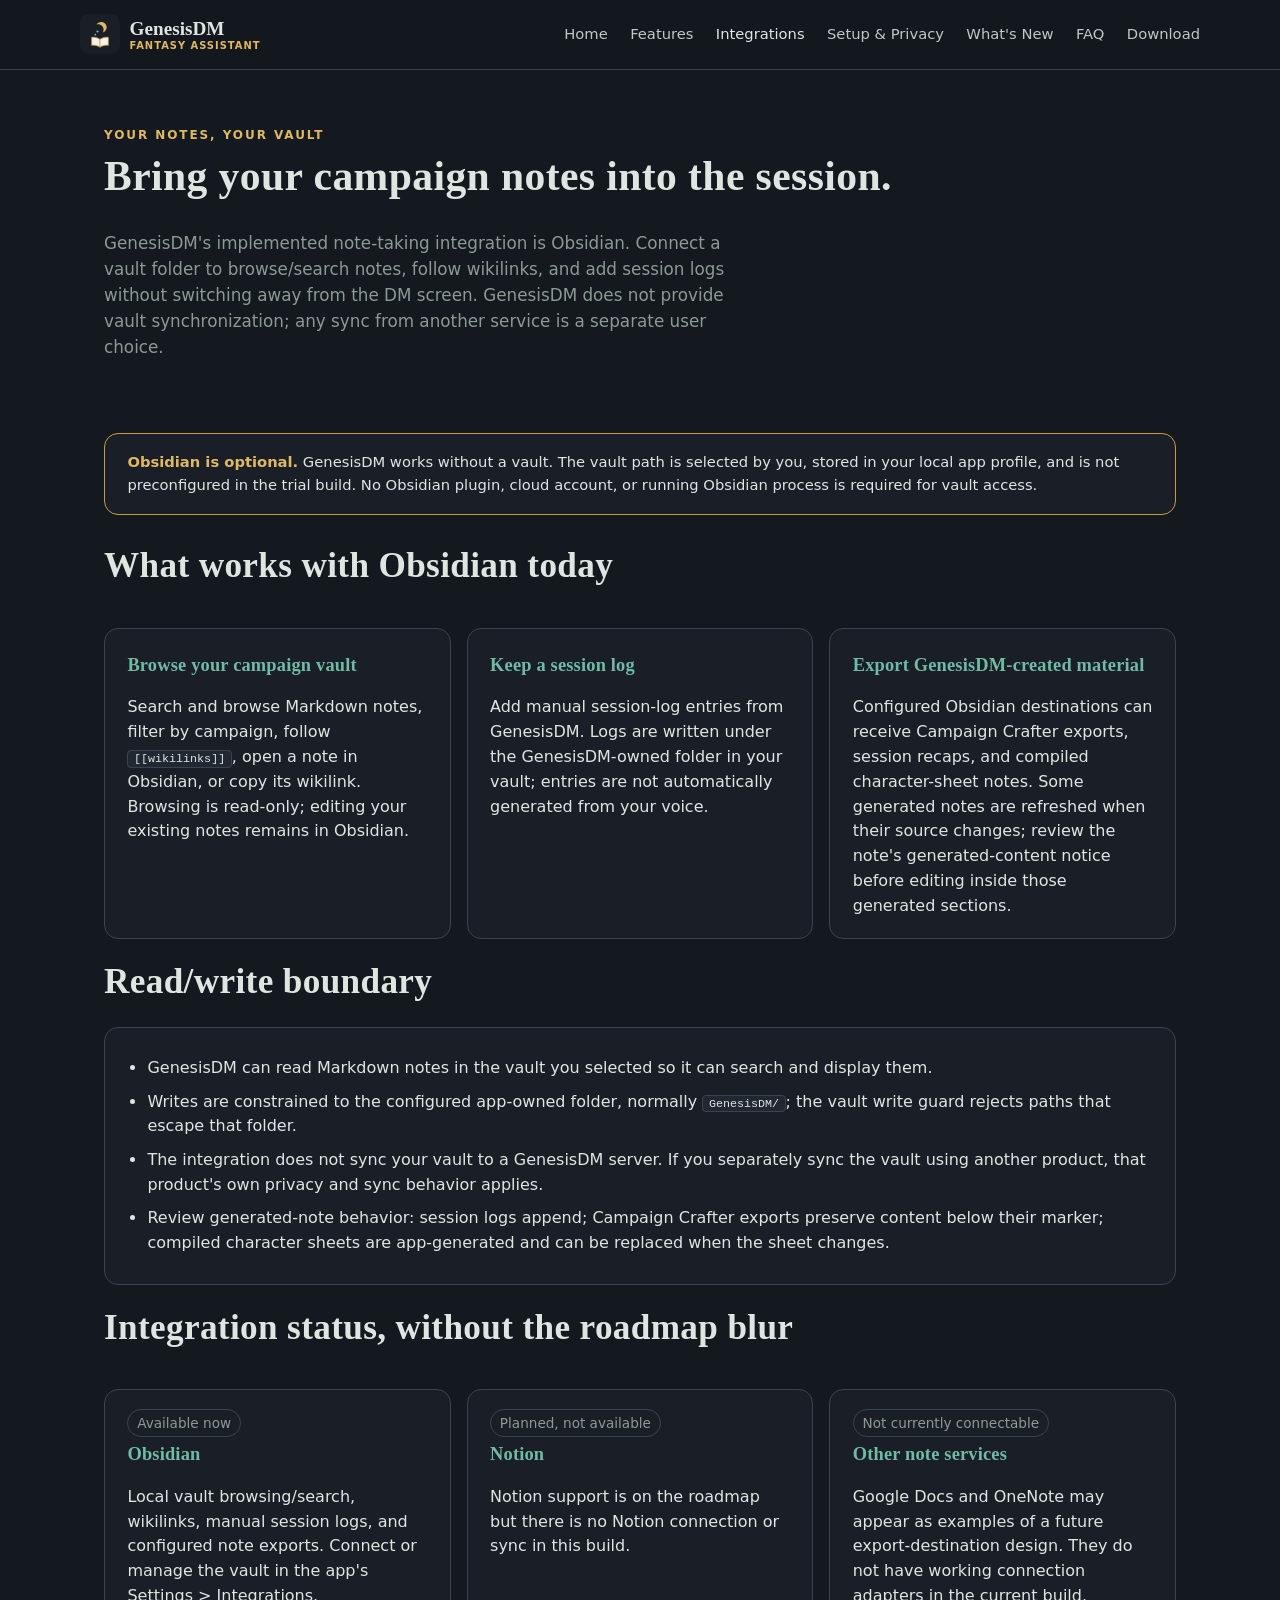
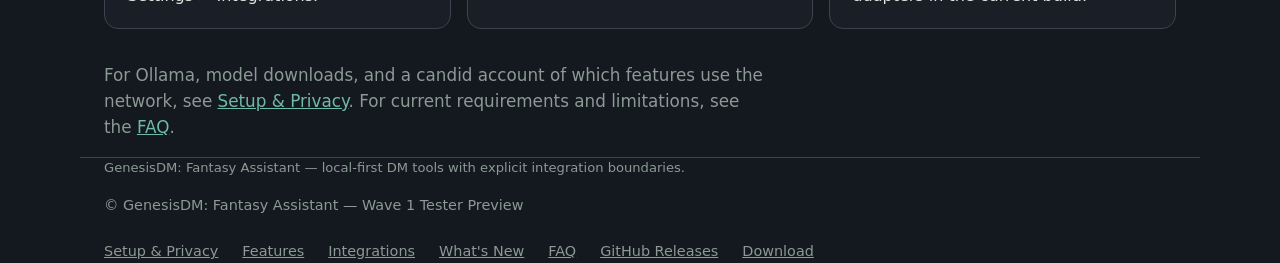
<file: integrations.html>
<!DOCTYPE html>
<html lang="en">
<head>
<meta charset="UTF-8">
<meta name="viewport" content="width=device-width, initial-scale=1.0">
<title>Obsidian &amp; Integrations | GenesisDM</title>
<meta name="description" content="See how GenesisDM connects to a local Obsidian vault, what it can read and write, what it never overwrites, and which note integrations are only planned.">
<link rel="stylesheet" href="styles.css">
<link rel="icon" type="image/svg+xml" href="data:image/svg+xml,%3Csvg xmlns='http://www.w3.org/2000/svg' viewBox='0 0 48 48'%3E%3Crect width='48' height='48' rx='11' fill='%231a1f27'/%3E%3Cpath d='M25.5 9.5c3.6 0 6.5 2.9 6.5 6.5 0 3-2 5.5-4.7 6.3.6-1 1-2.2 1-3.5 0-3.6-2.9-6.5-6.5-6.5-.7 0-1.4.1-2 .3 1.2-1.9 3.3-3.1 5.7-3.1z' fill='%23e0b862'/%3E%3Ccircle cx='21' cy='21' r='1.3' fill='%236fbba5'/%3E%3Ccircle cx='18.4' cy='24.6' r='1.05' fill='%236fbba5'/%3E%3Ccircle cx='16.6' cy='28.6' r='0.85' fill='%236fbba5'/%3E%3Cpath d='M24 30.5v9.3c-2.7-2-6.8-2.7-10-2.3V28c3.2-.5 7.3.2 10 2.5z' fill='%23f4f1ea' stroke='%23c99a3e' stroke-width='0.9' stroke-linejoin='round'/%3E%3Cpath d='M24 30.5v9.3c2.7-2 6.8-2.7 10-2.3V28c-3.2-.5-7.3.2-10 2.5z' fill='%23f4f1ea' stroke='%23c99a3e' stroke-width='0.9' stroke-linejoin='round'/%3E%3C/svg%3E"
</head>
<body>
<header class="site">
  <div class="wrap nav-row">
    <a class="brand" href="index.html">
      <svg width="40" height="40" viewBox="0 0 48 48" xmlns="http://www.w3.org/2000/svg" aria-hidden="true"><rect width="48" height="48" rx="11" fill="#1a1f27"/><path d="M25.5 9.5c3.6 0 6.5 2.9 6.5 6.5 0 3-2 5.5-4.7 6.3.6-1 1-2.2 1-3.5 0-3.6-2.9-6.5-6.5-6.5-.7 0-1.4.1-2 .3 1.2-1.9 3.3-3.1 5.7-3.1z" fill="#e0b862"/><circle cx="21" cy="21" r="1.3" fill="#6fbba5"/><circle cx="18.4" cy="24.6" r="1.05" fill="#6fbba5"/><circle cx="16.6" cy="28.6" r="0.85" fill="#6fbba5"/><path d="M24 30.5v9.3c-2.7-2-6.8-2.7-10-2.3V28c3.2-.5 7.3.2 10 2.5z" fill="#f4f1ea" stroke="#c99a3e" stroke-width="0.9" stroke-linejoin="round"/><path d="M24 30.5v9.3c2.7-2 6.8-2.7 10-2.3V28c-3.2-.5-7.3.2-10 2.5z" fill="#f4f1ea" stroke="#c99a3e" stroke-width="0.9" stroke-linejoin="round"/></svg>
      <span class="brand-text">
        <span class="name">GenesisDM</span>
        <span class="tagline">Fantasy Assistant</span>
      </span>
    </a>
    <nav class="links" aria-label="Main navigation">
      <a href="index.html">Home</a>
      <a href="features.html">Features</a>
      <a href="integrations.html" aria-current="page">Integrations</a>
      <a href="setup-privacy.html">Setup &amp; Privacy</a>
      <a href="whatsnew.html">What's New</a>
      <a href="faq.html">FAQ</a>
      <a href="https://github.com/BlueDunda/genesisdm-releases/releases/latest">Download</a>
    </nav>
  </div>
</header>
<main class="wrap">
  <section class="hero"><div class="eyebrow">Your notes, your vault</div><h1>Bring your campaign notes into the session.</h1><p class="lede">GenesisDM's implemented note-taking integration is Obsidian. Connect a vault folder to browse/search notes, follow wikilinks, and add session logs without switching away from the DM screen. GenesisDM does not provide vault synchronization; any sync from another service is a separate user choice.</p></section>
  <div class="notice"><strong>Obsidian is optional.</strong> GenesisDM works without a vault. The vault path is selected by you, stored in your local app profile, and is not preconfigured in the trial build. No Obsidian plugin, cloud account, or running Obsidian process is required for vault access.</div>

  <h2>What works with Obsidian today</h2>
  <div class="grid">
    <article class="card"><h3>Browse your campaign vault</h3><p>Search and browse Markdown notes, filter by campaign, follow <code>[[wikilinks]]</code>, open a note in Obsidian, or copy its wikilink. Browsing is read-only; editing your existing notes remains in Obsidian.</p></article>
    <article class="card"><h3>Keep a session log</h3><p>Add manual session-log entries from GenesisDM. Logs are written under the GenesisDM-owned folder in your vault; entries are not automatically generated from your voice.</p></article>
    <article class="card"><h3>Export GenesisDM-created material</h3><p>Configured Obsidian destinations can receive Campaign Crafter exports, session recaps, and compiled character-sheet notes. Some generated notes are refreshed when their source changes; review the note's generated-content notice before editing inside those generated sections.</p></article>
  </div>

  <h2>Read/write boundary</h2>
  <div class="card"><ul><li>GenesisDM can read Markdown notes in the vault you selected so it can search and display them.</li><li>Writes are constrained to the configured app-owned folder, normally <code>GenesisDM/</code>; the vault write guard rejects paths that escape that folder.</li><li>The integration does not sync your vault to a GenesisDM server. If you separately sync the vault using another product, that product's own privacy and sync behavior applies.</li><li>Review generated-note behavior: session logs append; Campaign Crafter exports preserve content below their marker; compiled character sheets are app-generated and can be replaced when the sheet changes.</li></ul></div>

  <h2>Integration status, without the roadmap blur</h2>
  <div class="grid">
    <article class="card"><span class="badge">Available now</span><h3>Obsidian</h3><p>Local vault browsing/search, wikilinks, manual session logs, and configured note exports. Connect or manage the vault in the app's Settings &gt; Integrations.</p></article>
    <article class="card"><span class="badge">Planned, not available</span><h3>Notion</h3><p>Notion support is on the roadmap but there is no Notion connection or sync in this build.</p></article>
    <article class="card"><span class="badge">Not currently connectable</span><h3>Other note services</h3><p>Google Docs and OneNote may appear as examples of a future export-destination design. They do not have working connection adapters in the current build.</p></article>
  </div>
  <p class="lede">For Ollama, model downloads, and a candid account of which features use the network, see <a href="setup-privacy.html">Setup &amp; Privacy</a>. For current requirements and limitations, see the <a href="faq.html">FAQ</a>.</p>
</main>
<footer class="wrap">
  <p class="footer-note">GenesisDM: Fantasy Assistant &mdash; local-first DM tools with explicit integration boundaries.</p>
  <div class="footer-row">
    <span>© GenesisDM: Fantasy Assistant — Wave 1 Tester Preview</span>
    <div class="footer-links">
      <a href="setup-privacy.html">Setup &amp; Privacy</a>
      <a href="features.html">Features</a>
      <a href="integrations.html">Integrations</a>
      <a href="whatsnew.html">What's New</a>
      <a href="faq.html">FAQ</a>
      <a href="https://github.com/BlueDunda/genesisdm-releases">GitHub Releases</a>
      <a href="https://github.com/BlueDunda/genesisdm-releases/releases/latest">Download</a>
    </div>
  </div>
</footer>
</body>
</html>
</file>
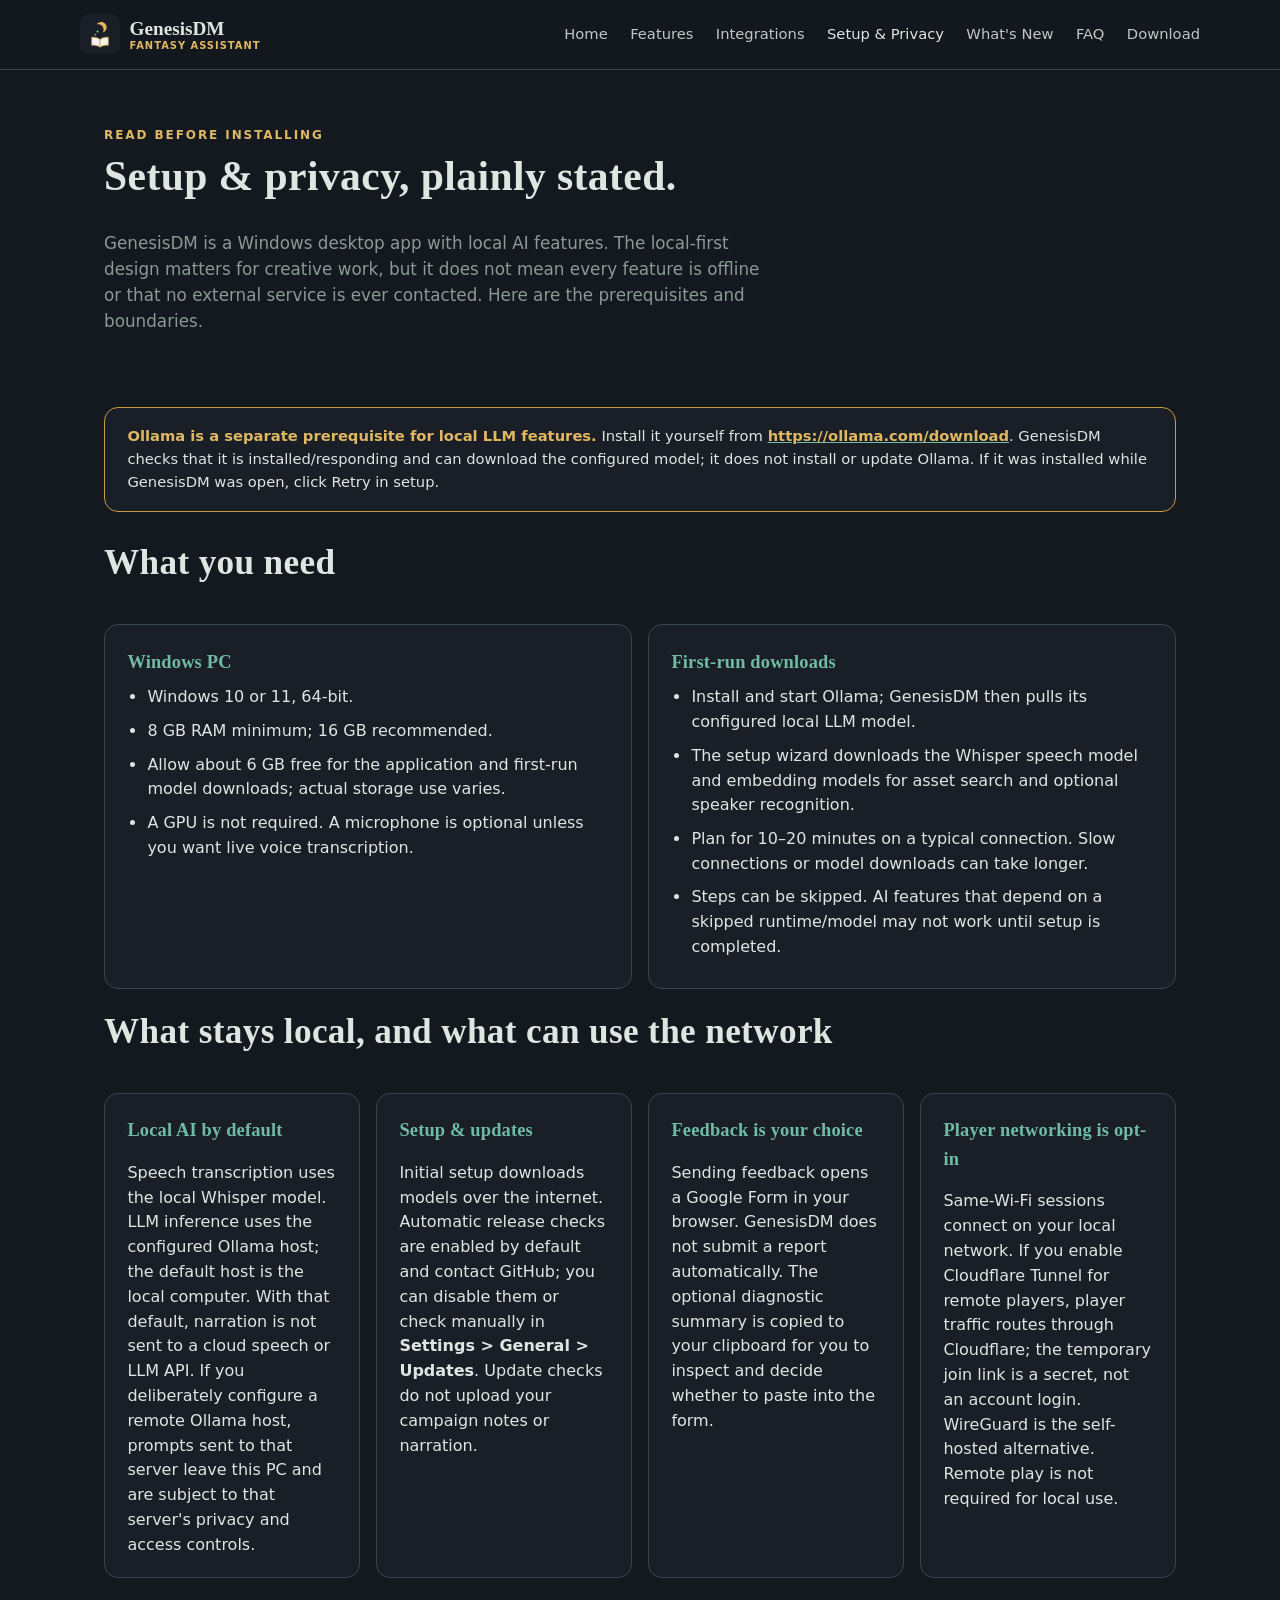
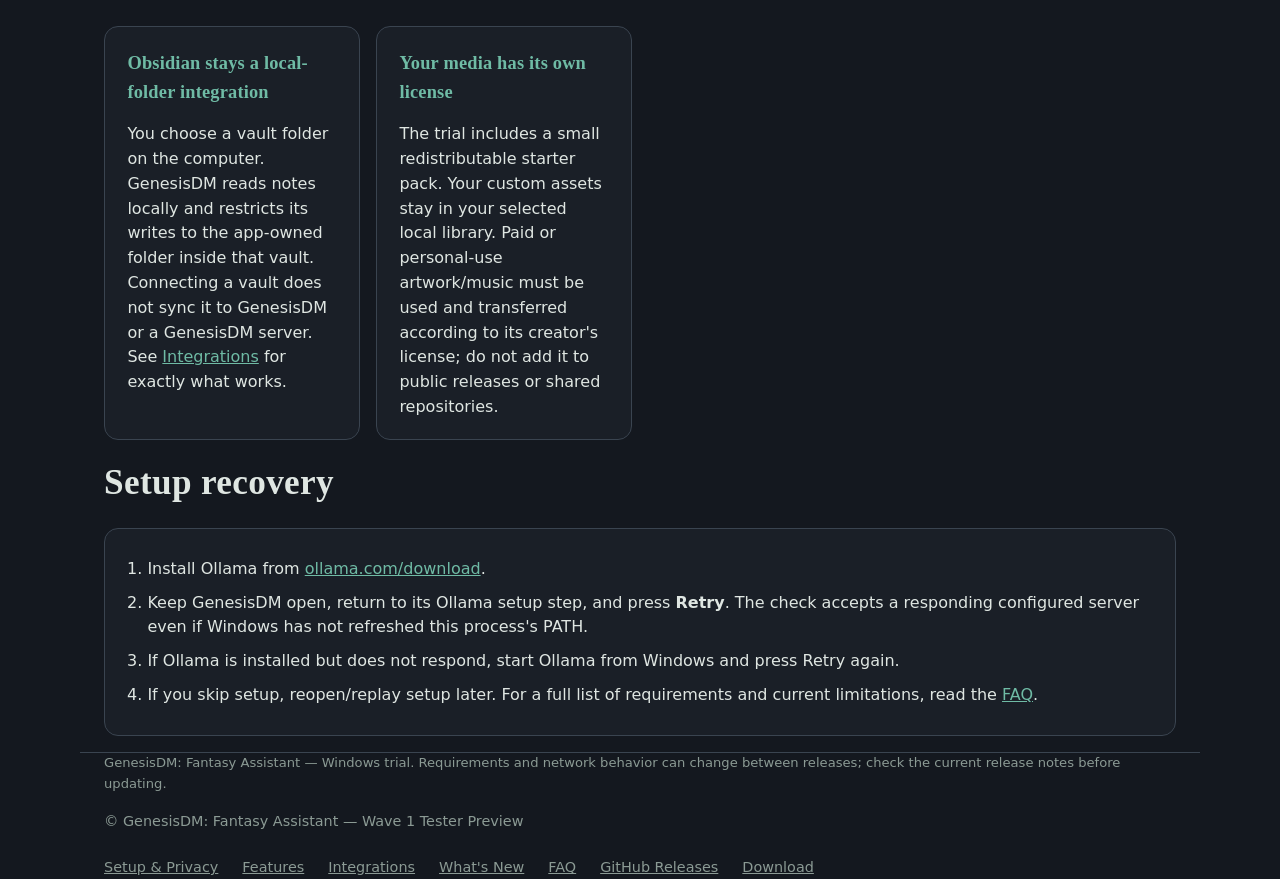
<file: setup-privacy.html>
<!DOCTYPE html>
<html lang="en">
<head>
<meta charset="UTF-8">
<meta name="viewport" content="width=device-width, initial-scale=1.0">
<title>Setup &amp; Privacy | GenesisDM</title>
<meta name="description" content="Honest GenesisDM Windows setup requirements, Ollama installation, local AI behavior, network connections, and creative-data privacy boundaries.">
<link rel="stylesheet" href="styles.css">
<link rel="icon" type="image/svg+xml" href="data:image/svg+xml,%3Csvg xmlns='http://www.w3.org/2000/svg' viewBox='0 0 48 48'%3E%3Crect width='48' height='48' rx='11' fill='%231a1f27'/%3E%3Cpath d='M25.5 9.5c3.6 0 6.5 2.9 6.5 6.5 0 3-2 5.5-4.7 6.3.6-1 1-2.2 1-3.5 0-3.6-2.9-6.5-6.5-6.5-.7 0-1.4.1-2 .3 1.2-1.9 3.3-3.1 5.7-3.1z' fill='%23e0b862'/%3E%3Ccircle cx='21' cy='21' r='1.3' fill='%236fbba5'/%3E%3Ccircle cx='18.4' cy='24.6' r='1.05' fill='%236fbba5'/%3E%3Ccircle cx='16.6' cy='28.6' r='0.85' fill='%236fbba5'/%3E%3Cpath d='M24 30.5v9.3c-2.7-2-6.8-2.7-10-2.3V28c3.2-.5 7.3.2 10 2.5z' fill='%23f4f1ea' stroke='%23c99a3e' stroke-width='0.9' stroke-linejoin='round'/%3E%3Cpath d='M24 30.5v9.3c2.7-2 6.8-2.7 10-2.3V28c-3.2-.5-7.3.2-10 2.5z' fill='%23f4f1ea' stroke='%23c99a3e' stroke-width='0.9' stroke-linejoin='round'/%3E%3C/svg%3E"
</head>
<body>
<header class="site">
  <div class="wrap nav-row">
    <a class="brand" href="index.html">
      <svg width="40" height="40" viewBox="0 0 48 48" xmlns="http://www.w3.org/2000/svg" aria-hidden="true"><rect width="48" height="48" rx="11" fill="#1a1f27"/><path d="M25.5 9.5c3.6 0 6.5 2.9 6.5 6.5 0 3-2 5.5-4.7 6.3.6-1 1-2.2 1-3.5 0-3.6-2.9-6.5-6.5-6.5-.7 0-1.4.1-2 .3 1.2-1.9 3.3-3.1 5.7-3.1z" fill="#e0b862"/><circle cx="21" cy="21" r="1.3" fill="#6fbba5"/><circle cx="18.4" cy="24.6" r="1.05" fill="#6fbba5"/><circle cx="16.6" cy="28.6" r="0.85" fill="#6fbba5"/><path d="M24 30.5v9.3c-2.7-2-6.8-2.7-10-2.3V28c3.2-.5 7.3.2 10 2.5z" fill="#f4f1ea" stroke="#c99a3e" stroke-width="0.9" stroke-linejoin="round"/><path d="M24 30.5v9.3c2.7-2 6.8-2.7 10-2.3V28c-3.2-.5-7.3.2-10 2.5z" fill="#f4f1ea" stroke="#c99a3e" stroke-width="0.9" stroke-linejoin="round"/></svg>
      <span class="brand-text">
        <span class="name">GenesisDM</span>
        <span class="tagline">Fantasy Assistant</span>
      </span>
    </a>
    <nav class="links" aria-label="Main navigation">
      <a href="index.html">Home</a>
      <a href="features.html">Features</a>
      <a href="integrations.html">Integrations</a>
      <a href="setup-privacy.html" aria-current="page">Setup &amp; Privacy</a>
      <a href="whatsnew.html">What's New</a>
      <a href="faq.html">FAQ</a>
      <a href="https://github.com/BlueDunda/genesisdm-releases/releases/latest">Download</a>
    </nav>
  </div>
</header>
<main class="wrap">
  <section class="hero"><div class="eyebrow">Read before installing</div><h1>Setup &amp; privacy, plainly stated.</h1><p class="lede">GenesisDM is a Windows desktop app with local AI features. The local-first design matters for creative work, but it does not mean every feature is offline or that no external service is ever contacted. Here are the prerequisites and boundaries.</p></section>
  <div class="notice"><strong>Ollama is a separate prerequisite for local LLM features.</strong> Install it yourself from <a href="https://ollama.com/download"><strong>https://ollama.com/download</strong></a>. GenesisDM checks that it is installed/responding and can download the configured model; it does not install or update Ollama. If it was installed while GenesisDM was open, click Retry in setup.</div>

  <h2>What you need</h2>
  <div class="grid">
    <article class="card"><h3>Windows PC</h3><ul><li>Windows 10 or 11, 64-bit.</li><li>8 GB RAM minimum; 16 GB recommended.</li><li>Allow about 6 GB free for the application and first-run model downloads; actual storage use varies.</li><li>A GPU is not required. A microphone is optional unless you want live voice transcription.</li></ul></article>
    <article class="card"><h3>First-run downloads</h3><ul><li>Install and start Ollama; GenesisDM then pulls its configured local LLM model.</li><li>The setup wizard downloads the Whisper speech model and embedding models for asset search and optional speaker recognition.</li><li>Plan for 10&ndash;20 minutes on a typical connection. Slow connections or model downloads can take longer.</li><li>Steps can be skipped. AI features that depend on a skipped runtime/model may not work until setup is completed.</li></ul></article>
  </div>

  <h2>What stays local, and what can use the network</h2>
  <div class="grid">
    <article class="card"><h3>Local AI by default</h3><p>Speech transcription uses the local Whisper model. LLM inference uses the configured Ollama host; the default host is the local computer. With that default, narration is not sent to a cloud speech or LLM API. If you deliberately configure a remote Ollama host, prompts sent to that server leave this PC and are subject to that server's privacy and access controls.</p></article>
    <article class="card"><h3>Setup &amp; updates</h3><p>Initial setup downloads models over the internet. Automatic release checks are enabled by default and contact GitHub; you can disable them or check manually in <strong>Settings &gt; General &gt; Updates</strong>. Update checks do not upload your campaign notes or narration.</p></article>
    <article class="card"><h3>Feedback is your choice</h3><p>Sending feedback opens a Google Form in your browser. GenesisDM does not submit a report automatically. The optional diagnostic summary is copied to your clipboard for you to inspect and decide whether to paste into the form.</p></article>
    <article class="card"><h3>Player networking is opt-in</h3><p>Same-Wi-Fi sessions connect on your local network. If you enable Cloudflare Tunnel for remote players, player traffic routes through Cloudflare; the temporary join link is a secret, not an account login. WireGuard is the self-hosted alternative. Remote play is not required for local use.</p></article>
    <article class="card"><h3>Obsidian stays a local-folder integration</h3><p>You choose a vault folder on the computer. GenesisDM reads notes locally and restricts its writes to the app-owned folder inside that vault. Connecting a vault does not sync it to GenesisDM or a GenesisDM server. See <a href="integrations.html">Integrations</a> for exactly what works.</p></article>
    <article class="card"><h3>Your media has its own license</h3><p>The trial includes a small redistributable starter pack. Your custom assets stay in your selected local library. Paid or personal-use artwork/music must be used and transferred according to its creator's license; do not add it to public releases or shared repositories.</p></article>
  </div>

  <h2>Setup recovery</h2>
  <div class="card"><ol><li>Install Ollama from <a href="https://ollama.com/download">ollama.com/download</a>.</li><li>Keep GenesisDM open, return to its Ollama setup step, and press <strong>Retry</strong>. The check accepts a responding configured server even if Windows has not refreshed this process's PATH.</li><li>If Ollama is installed but does not respond, start Ollama from Windows and press Retry again.</li><li>If you skip setup, reopen/replay setup later. For a full list of requirements and current limitations, read the <a href="faq.html">FAQ</a>.</li></ol></div>
</main>
<footer class="wrap">
  <p class="footer-note">GenesisDM: Fantasy Assistant &mdash; Windows trial. Requirements and network behavior can change between releases; check the current release notes before updating.</p>
  <div class="footer-row">
    <span>© GenesisDM: Fantasy Assistant — Wave 1 Tester Preview</span>
    <div class="footer-links">
      <a href="setup-privacy.html">Setup &amp; Privacy</a>
      <a href="features.html">Features</a>
      <a href="integrations.html">Integrations</a>
      <a href="whatsnew.html">What's New</a>
      <a href="faq.html">FAQ</a>
      <a href="https://github.com/BlueDunda/genesisdm-releases">GitHub Releases</a>
      <a href="https://github.com/BlueDunda/genesisdm-releases/releases/latest">Download</a>
    </div>
  </div>
</footer>
</body>
</html>
</file>
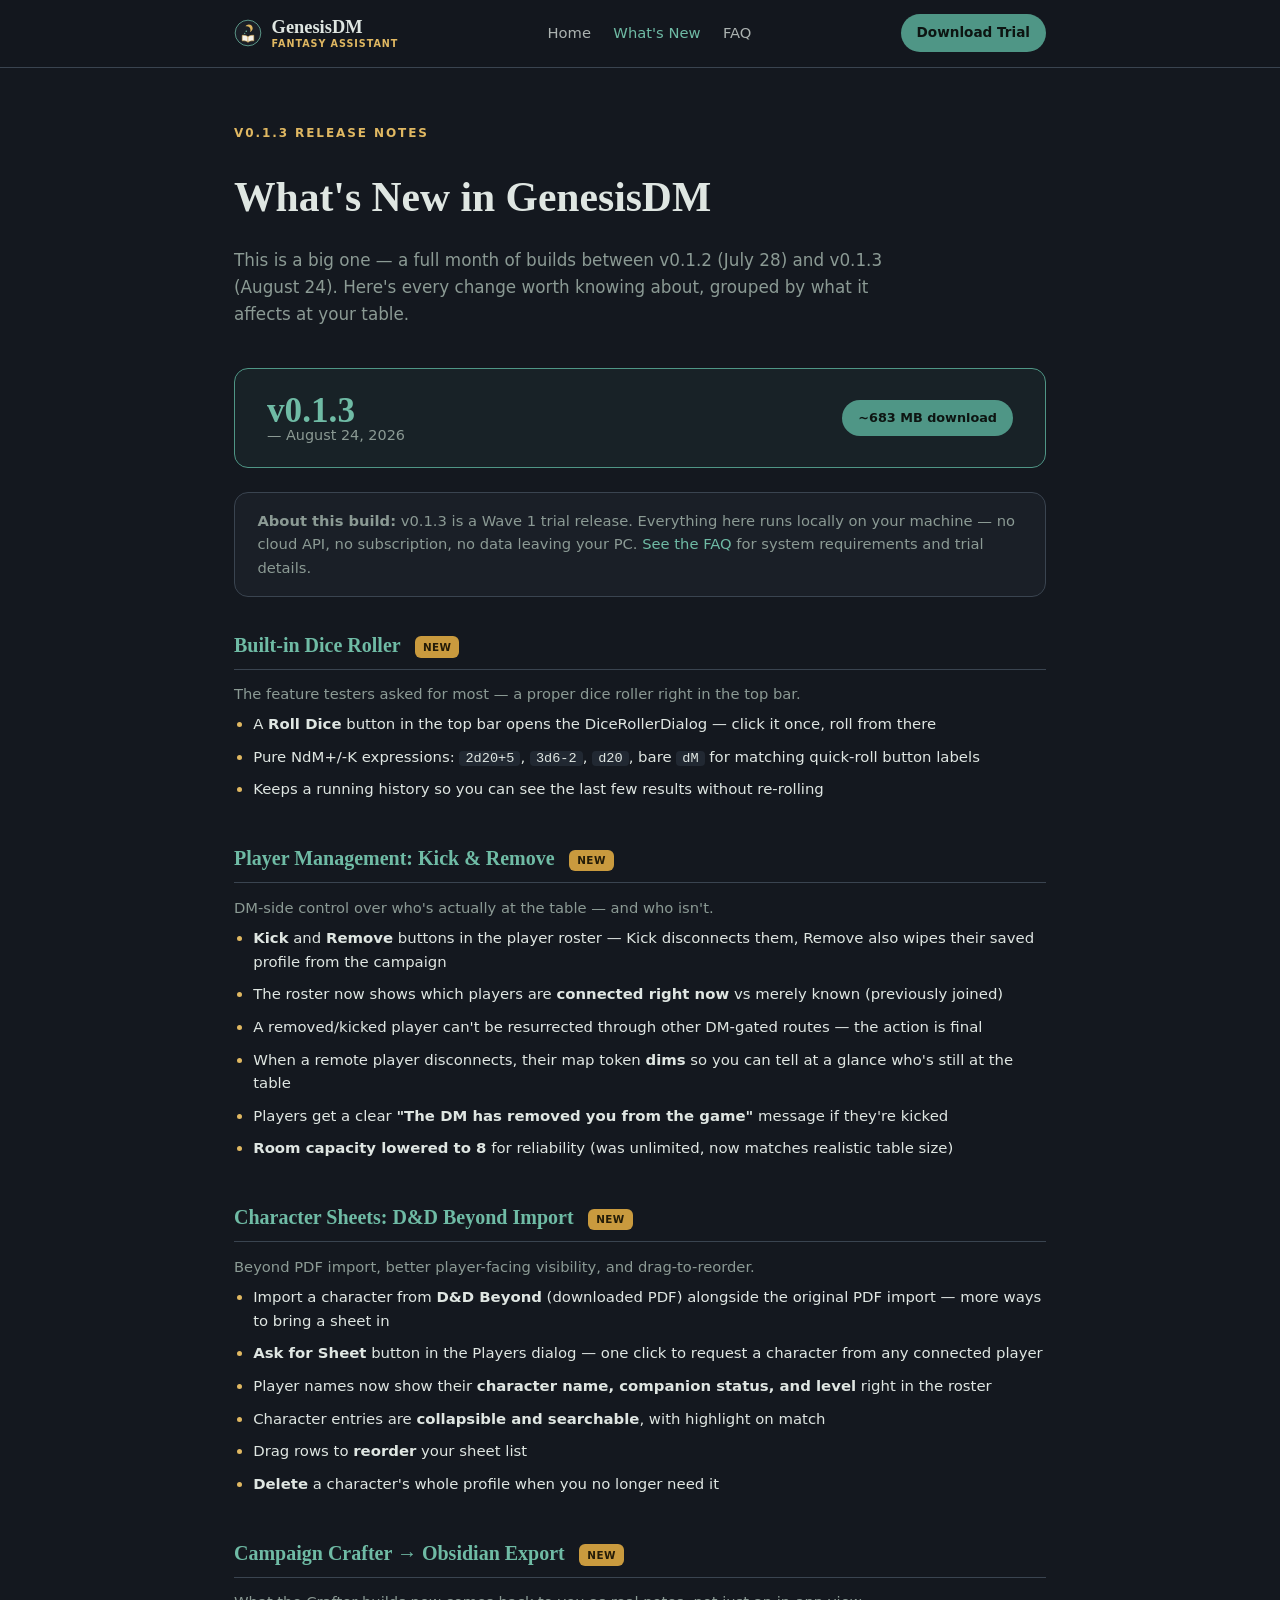
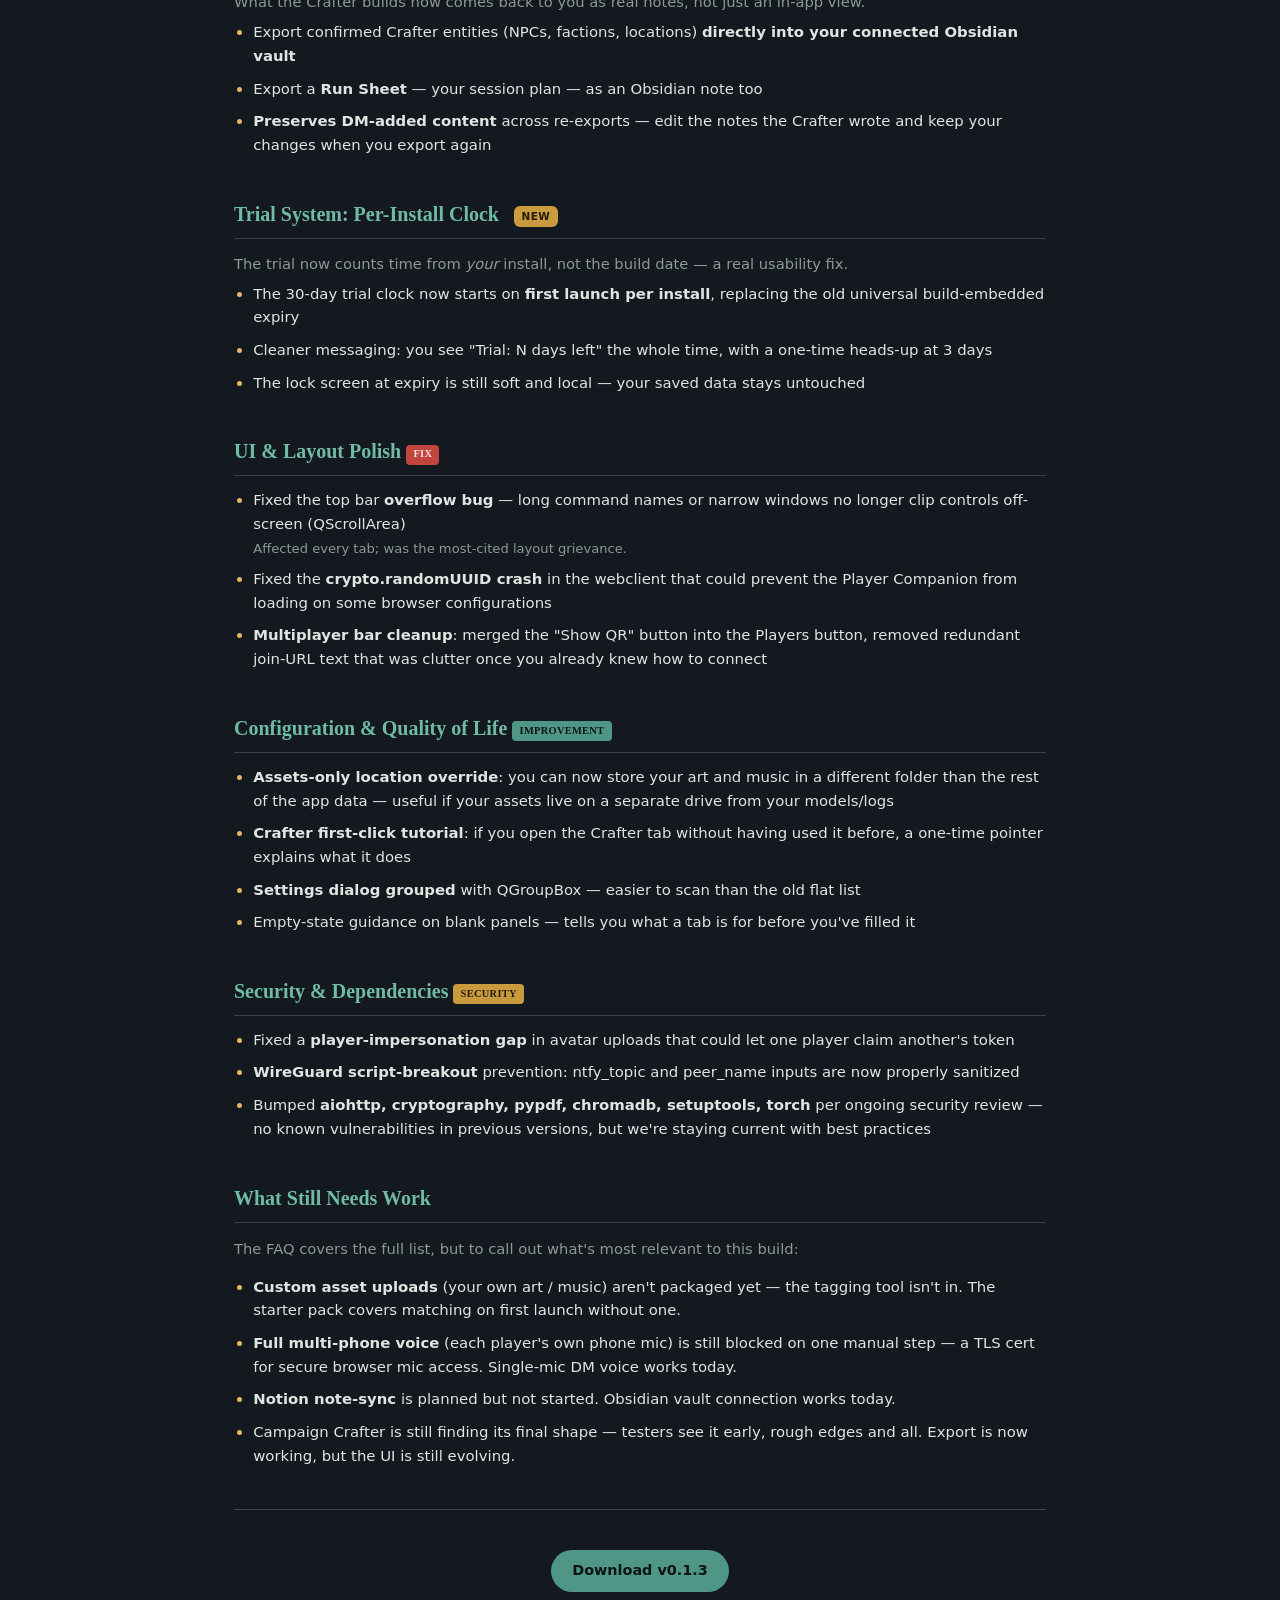
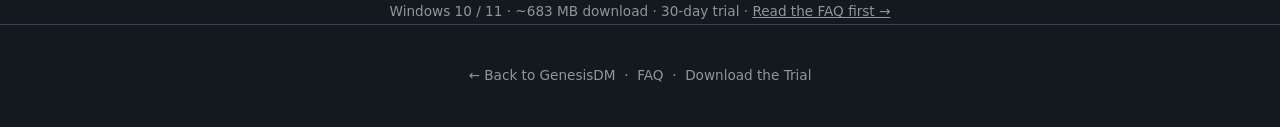
<file: whatsnew.html>
<!DOCTYPE html>
<html lang="en">
<head>
<meta charset="UTF-8">
<meta name="viewport" content="width=device-width, initial-scale=1.0">
<title>What's New — GenesisDM: Fantasy Assistant</title>
<meta name="description" content="What changed between GenesisDM v0.1.2 and v0.1.3 — dice roller, player Kick/Remove, D&D Beyond sheet import, Crafter vault export, trial rework, and more.">
<link rel="icon" type="image/svg+xml" href="data:image/svg+xml,%3Csvg xmlns='http://www.w3.org/2000/svg' viewBox='0 0 48 48'%3E%3Crect width='48' height='48' rx='11' fill='%231a1f27'/%3E%3Cpath d='M25.5 9.5c3.6 0 6.5 2.9 6.5 6.5 0 3-2 5.5-4.7 6.3.6-1 1-2.2 1-3.5 0-3.6-2.9-6.5-6.5-6.5-.7 0-1.4.1-2 .3 1.2-1.9 3.3-3.1 5.7-3.1z' fill='%23e0b862'/%3E%3Ccircle cx='21' cy='21' r='1.3' fill='%236fbba5'/%3E%3Ccircle cx='18.4' cy='24.6' r='1.05' fill='%236fbba5'/%3E%3Ccircle cx='16.6' cy='28.6' r='0.85' fill='%236fbba5'/%3E%3Cpath d='M24 30.5v9.3c-2.7-2-6.8-2.7-10-2.3V28c3.2-.5 7.3.2 10 2.5z' fill='%23f4f1ea' stroke='%23c99a3e' stroke-width='0.9' stroke-linejoin='round'/%3E%3Cpath d='M24 30.5v9.3c2.7-2 6.8-2.7 10-2.3V28c-3.2-.5-7.3.2-10 2.5z' fill='%23f4f1ea' stroke='%23c99a3e' stroke-width='0.9' stroke-linejoin='round'/%3E%3C/svg%3E">
<style>
  :root {
    --ink-950: #14181f;
    --ink-900: #1a1f27;
    --ink-800: #212832;
    --ink-750: #262e3a;
    --line: #3a4450;
    --text: #dfe6e2;
    --muted: #8b9a94;
    --verdigris: #4f9686;
    --verdigris-strong: #6fbba5;
    --verdigris-bg: rgba(79,150,134,0.08);
    --brass: #c99a3e;
    --brass-strong: #e0b862;
    --danger: #c0453f;
    --radius: 14px;
  }
  * { box-sizing: border-box; }
  html { scroll-behavior: smooth; }
  body {
    margin: 0;
    background: var(--ink-950);
    color: var(--text);
    font-family: "Segoe UI", "Segoe UI Variable", system-ui, -apple-system, sans-serif;
    line-height: 1.6;
  }
  a { color: var(--verdigris-strong); text-decoration: none; }
  a:hover { color: var(--verdigris-strong); text-decoration: underline; }
  .wrap { max-width: 860px; margin: 0 auto; padding: 0 1.5rem; }
  h1, h2, h3 { font-family: Georgia, "Times New Roman", serif; }
  header.site {
    position: sticky; top: 0; z-index: 20;
    background: rgba(20, 24, 31, 0.92);
    backdrop-filter: blur(6px);
    border-bottom: 1px solid var(--line);
  }
  .nav-row { display: flex; align-items: center; justify-content: space-between; gap: 1rem; padding: 0.9rem 1.5rem; max-width: 860px; margin: 0 auto; flex-wrap: wrap; }
  .brand { display: flex; align-items: center; gap: 0.6rem; font-family: Georgia, serif; color: var(--text); text-decoration: none; }
  .brand-text { display: flex; flex-direction: column; line-height: 1.15; }
  .brand-text .name { font-size: 1.15rem; font-weight: 700; }
  .brand-text .tagline { font-family: "Segoe UI", system-ui, sans-serif; font-size: 0.6rem; letter-spacing: 0.1em; text-transform: uppercase; color: var(--brass-strong); font-weight: 600; }
  nav.links { display: flex; gap: 1.4rem; flex-wrap: wrap; font-size: 0.92rem; }
  nav.links a { color: var(--text); text-decoration: none; opacity: 0.75; }
  nav.links a:hover { opacity: 1; color: var(--verdigris-strong); }
  nav.links a.active { color: var(--verdigris-strong); opacity: 1; }

  .btn { display: inline-block; text-decoration: none; font-weight: 600; padding: 0.6rem 1.3rem; border-radius: 999px; font-size: 0.9rem; }
  .btn-primary { background: var(--verdigris); color: #0d1512; }
  .btn-primary:hover { background: var(--verdigris-strong); }
  .btn-sm { padding: 0.5rem 1rem; font-size: 0.85rem; }

  .hero { padding: 3.5rem 0 1.5rem; }
  .eyebrow { text-transform: uppercase; letter-spacing: 0.16em; font-size: 0.75rem; color: var(--brass-strong); font-weight: 600; }
  h1 { font-size: clamp(1.8rem, 4vw, 2.6rem); margin: 0.5em 0 0.4em; }
  .lede { color: var(--muted); max-width: 62ch; font-size: 1.05rem; }

  .version-header {
    display: flex; align-items: center; gap: 1rem;
    background: var(--verdigris-bg);
    border: 1px solid var(--verdigris);
    border-radius: var(--radius);
    padding: 1.5rem 2rem;
    margin: 0 0 1.5rem;
  }
  .version-header .tag {
    font-size: 2.2rem; font-weight: 700; color: var(--verdigris-strong);
    font-family: Georgia, serif;
    line-height: 1;
  }
  .version-header .tag small {
    font-size: 0.9rem; font-family: "Segoe UI", system-ui, sans-serif;
    display: block; color: var(--muted); font-weight: 400;
  }

  .note {
    background: var(--ink-900); border: 1px solid var(--line);
    border-radius: var(--radius); padding: 1rem 1.4rem;
    color: var(--muted); font-size: 0.92rem; margin-bottom: 2rem;
  }

  .changeset { margin-bottom: 2.5rem; }
  .changeset h2 {
    font-size: 1.25rem; color: var(--verdigris-strong);
    border-bottom: 1px solid var(--line); padding-bottom: 0.5rem; margin-bottom: 0.8rem;
  }
  .changeset h2 .badge {
    display: inline-block; font-family: "Segoe UI", system-ui, sans-serif;
    font-size: 0.65rem; font-weight: 700; text-transform: uppercase;
    background: var(--brass); color: #241c08;
    border-radius: 6px; padding: 0.15rem 0.5rem;
    margin-left: 0.6rem; vertical-align: middle;
    letter-spacing: 0.04em;
  }
  .changeset h3 {
    font-size: 1rem; color: var(--text);
    margin: 1em 0 0.4em;
  }
  .changeset ul {
    margin: 0.3em 0 0.6em; padding-left: 1.2rem;
  }
  .changeset li {
    font-size: 0.93rem; color: var(--text); margin-bottom: 0.55rem;
  }
  .changeset li::marker { color: var(--brass-strong); }
  .changeset li .sub {
    display: block; font-size: 0.82rem; color: var(--muted); margin-top: 0.1rem;
  }
  .changeset .tag-dot {
    display: inline-block; font-size: 0.65rem; font-weight: 700; text-transform: uppercase;
    background: var(--ink-800); color: var(--muted); border-radius: 4px;
    padding: 0.1rem 0.45rem; margin-right: 0.3rem; letter-spacing: 0.03em;
    vertical-align: 1px;
  }
  .changeset .tag-dot.new { background: var(--verdigris); color: #0d1512; }
  .changeset .tag-dot.fix { background: var(--danger); color: #f4e2e0; }
  .changeset .tag-dot.security { background: var(--brass); color: #241c08; }

  footer { border-top: 1px solid var(--line); padding: 2.5rem 1.5rem; text-align: center; color: var(--muted); font-size: 0.85rem; }
  footer a { color: var(--muted); }
  footer a:hover { color: var(--verdigris-strong); }
</style>
</head>
<body>

<header class="site">
  <div class="nav-row">
    <a class="brand" href="index.html">
      <svg width="28" height="28" viewBox="0 0 48 48" fill="none">
        <circle cx="24" cy="24" r="22" fill="#1a1f27" stroke="#6fbba5" stroke-width="1.3"/>
        <path d="M25.5 9.5c3.6 0 6.5 2.9 6.5 6.5 0 3-2 5.5-4.7 6.3.6-1 1-2.2 1-3.5 0-3.6-2.9-6.5-6.5-6.5-.7 0-1.4.1-2 .3 1.2-1.9 3.3-3.1 5.7-3.1z" fill="#e0b862"/>
        <circle cx="21" cy="21" r="1.3" fill="#6fbba5"/>
        <circle cx="18.4" cy="24.6" r="1.05" fill="#6fbba5"/>
        <circle cx="16.6" cy="28.6" r="0.85" fill="#6fbba5"/>
        <path d="M24 30.5v9.3c-2.7-2-6.8-2.7-10-2.3V28c3.2-.5 7.3.2 10 2.5z" fill="#f4f1ea" stroke="#c99a3e" stroke-width="0.9" stroke-linejoin="round"/>
        <path d="M24 30.5v9.3c2.7-2 6.8-2.7 10-2.3V28c-3.2-.5-7.3.2-10 2.5z" fill="#f4f1ea" stroke="#c99a3e" stroke-width="0.9" stroke-linejoin="round"/>
      </svg>
      <span class="brand-text"><span class="name">GenesisDM</span><span class="tagline">Fantasy Assistant</span></span>
    </a>
    <nav class="links">
      <a href="index.html">Home</a>
      <a class="active" href="whatsnew.html">What's New</a>
      <a href="faq.html">FAQ</a>
    </nav>
    <a class="btn btn-primary btn-sm" href="https://github.com/BlueDunda/genesisdm-releases/releases/latest">Download Trial</a>
  </div>
</header>

<div class="wrap">
  <div class="hero">
    <div class="eyebrow">v0.1.3 Release Notes</div>
    <h1>What's New in GenesisDM</h1>
    <p class="lede">This is a big one — a full month of builds between v0.1.2 (July 28) and v0.1.3 (August 24). Here's every change worth knowing about, grouped by what it affects at your table.</p>
  </div>

  <div class="version-header">
    <div class="tag">v0.1.3 <small>— August 24, 2026</small></div>
    <span class="btn btn-sm btn-primary" style="flex:none; margin-left:auto; font-size:0.8rem;">~683 MB download</span>
  </div>

  <div class="note">
    <strong>About this build:</strong> v0.1.3 is a Wave 1 trial release. Everything here runs locally on your machine — no cloud API, no subscription, no data leaving your PC. <a href="faq.html">See the FAQ</a> for system requirements and trial details.
  </div>

  <div class="changeset">
    <h2>Built-in Dice Roller <span class="badge">New</span></h2>
    <p style="color:var(--muted); font-size:0.92rem; margin:0 0 0.5em;">The feature testers asked for most — a proper dice roller right in the top bar.</p>
    <ul>
      <li>A <strong>Roll Dice</strong> button in the top bar opens the DiceRollerDialog — click it once, roll from there</li>
      <li>Pure NdM+/-K expressions: <code style="background:var(--ink-800);padding:0 6px;border-radius:4px;font-size:0.85rem;">2d20+5</code>, <code style="background:var(--ink-800);padding:0 6px;border-radius:4px;font-size:0.85rem;">3d6-2</code>, <code style="background:var(--ink-800);padding:0 6px;border-radius:4px;font-size:0.85rem;">d20</code>, bare <code style="background:var(--ink-800);padding:0 6px;border-radius:4px;font-size:0.85rem;">dM</code> for matching quick-roll button labels</li>
      <li>Keeps a running history so you can see the last few results without re-rolling</li>
    </ul>
  </div>

  <div class="changeset">
    <h2>Player Management: Kick &amp; Remove <span class="badge">New</span></h2>
    <p style="color:var(--muted); font-size:0.92rem; margin:0 0 0.5em;">DM-side control over who's actually at the table — and who isn't.</p>
    <ul>
      <li><strong>Kick</strong> and <strong>Remove</strong> buttons in the player roster — Kick disconnects them, Remove also wipes their saved profile from the campaign</li>
      <li>The roster now shows which players are <strong>connected right now</strong> vs merely known (previously joined)</li>
      <li>A removed/kicked player can't be resurrected through other DM-gated routes — the action is final</li>
      <li>When a remote player disconnects, their map token <strong>dims</strong> so you can tell at a glance who's still at the table</li>
      <li>Players get a clear <strong>"The DM has removed you from the game"</strong> message if they're kicked</li>
      <li><strong>Room capacity lowered to 8</strong> for reliability (was unlimited, now matches realistic table size)</li>
    </ul>
  </div>

  <div class="changeset">
    <h2>Character Sheets: D&D Beyond Import <span class="badge">New</span></h2>
    <p style="color:var(--muted); font-size:0.92rem; margin:0 0 0.5em;">Beyond PDF import, better player-facing visibility, and drag-to-reorder.</p>
    <ul>
      <li>Import a character from <strong>D&D Beyond</strong> (downloaded PDF) alongside the original PDF import — more ways to bring a sheet in</li>
      <li><strong>Ask for Sheet</strong> button in the Players dialog — one click to request a character from any connected player</li>
      <li>Player names now show their <strong>character name, companion status, and level</strong> right in the roster</li>
      <li>Character entries are <strong>collapsible and searchable</strong>, with highlight on match</li>
      <li>Drag rows to <strong>reorder</strong> your sheet list</li>
      <li><strong>Delete</strong> a character's whole profile when you no longer need it</li>
    </ul>
  </div>

  <div class="changeset">
    <h2>Campaign Crafter → Obsidian Export <span class="badge">New</span></h2>
    <p style="color:var(--muted); font-size:0.92rem; margin:0 0 0.5em;">What the Crafter builds now comes back to you as real notes, not just an in-app view.</p>
    <ul>
      <li>Export confirmed Crafter entities (NPCs, factions, locations) <strong>directly into your connected Obsidian vault</strong></li>
      <li>Export a <strong>Run Sheet</strong> — your session plan — as an Obsidian note too</li>
      <li><strong>Preserves DM-added content</strong> across re-exports — edit the notes the Crafter wrote and keep your changes when you export again</li>
    </ul>
  </div>

  <div class="changeset">
    <h2>Trial System: Per-Install Clock <span class="badge">New</span></h2>
    <p style="color:var(--muted); font-size:0.92rem; margin:0 0 0.5em;">The trial now counts time from <em>your</em> install, not the build date — a real usability fix.</p>
    <ul>
      <li>The 30-day trial clock now starts on <strong>first launch per install</strong>, replacing the old universal build-embedded expiry</li>
      <li>Cleaner messaging: you see "Trial: N days left" the whole time, with a one-time heads-up at 3 days</li>
      <li>The lock screen at expiry is still soft and local — your saved data stays untouched</li>
    </ul>
  </div>

  <div class="changeset">
    <h2>UI &amp; Layout Polish <span class="tag-dot fix">Fix</span></h2>
    <ul>
      <li>Fixed the top bar <strong>overflow bug</strong> — long command names or narrow windows no longer clip controls off-screen (QScrollArea) <span class="sub">Affected every tab; was the most-cited layout grievance.</span></li>
      <li>Fixed the <strong>crypto.randomUUID crash</strong> in the webclient that could prevent the Player Companion from loading on some browser configurations</li>
      <li><strong>Multiplayer bar cleanup</strong>: merged the "Show QR" button into the Players button, removed redundant join-URL text that was clutter once you already knew how to connect</li>
    </ul>
  </div>

  <div class="changeset">
    <h2>Configuration &amp; Quality of Life <span class="tag-dot new">Improvement</span></h2>
    <ul>
      <li><strong>Assets-only location override</strong>: you can now store your art and music in a different folder than the rest of the app data — useful if your assets live on a separate drive from your models/logs</li>
      <li><strong>Crafter first-click tutorial</strong>: if you open the Crafter tab without having used it before, a one-time pointer explains what it does</li>
      <li><strong>Settings dialog grouped</strong> with QGroupBox — easier to scan than the old flat list</li>
      <li>Empty-state guidance on blank panels — tells you what a tab is for before you've filled it</li>
    </ul>
  </div>

  <div class="changeset">
    <h2>Security &amp; Dependencies <span class="tag-dot security">Security</span></h2>
    <ul>
      <li>Fixed a <strong>player-impersonation gap</strong> in avatar uploads that could let one player claim another's token</li>
      <li><strong>WireGuard script-breakout</strong> prevention: ntfy_topic and peer_name inputs are now properly sanitized</li>
      <li>Bumped <strong>aiohttp, cryptography, pypdf, chromadb, setuptools, torch</strong> per ongoing security review — no known vulnerabilities in previous versions, but we're staying current with best practices</li>
    </ul>
  </div>

  <div class="changeset">
    <h2>What Still Needs Work</h2>
    <p style="color:var(--muted); font-size:0.92rem;">The FAQ covers the full list, but to call out what's most relevant to this build:</p>
    <ul>
      <li><strong>Custom asset uploads</strong> (your own art / music) aren't packaged yet — the tagging tool isn't in. The starter pack covers matching on first launch without one.</li>
      <li><strong>Full multi-phone voice</strong> (each player's own phone mic) is still blocked on one manual step — a TLS cert for secure browser mic access. Single-mic DM voice works today.</li>
      <li><strong>Notion note-sync</strong> is planned but not started. Obsidian vault connection works today.</li>
      <li>Campaign Crafter is still finding its final shape — testers see it early, rough edges and all. Export is now working, but the UI is still evolving.</li>
    </ul>
  </div>

  <div style="text-align:center; border-top: 1px solid var(--line); padding-top: 2.5rem; margin-top: 1.5rem;">
    <a class="btn btn-primary" href="https://github.com/BlueDunda/genesisdm-releases/releases/latest">Download v0.1.3</a>
    <br>
    <span style="color:var(--muted); font-size:0.85rem; display:inline-block; margin-top:0.6rem;">Windows 10 / 11 · ~683 MB download · 30-day trial · <a href="faq.html" style="color:inherit;text-decoration:underline;">Read the FAQ first →</a></span>
  </div>
</div>

<footer>
  <a href="index.html">← Back to GenesisDM</a> &nbsp;·&nbsp;
  <a href="faq.html">FAQ</a> &nbsp;·&nbsp;
  <a href="https://github.com/BlueDunda/genesisdm-releases/releases/latest">Download the Trial</a>
</footer>

</body>
</html>
</file>
<file: styles.css>
/* GenesisDM Website - Unified Design System */
/* Extracted from homepage, standardized across all 5 pages */

:root {
  --ink-950: #14181f; --ink-900: #1a1f27; --ink-800: #212832; --ink-750: #262e3a;
  --line: #3a4450; --text: #dfe6e2; --text-muted: #8b9a94;
  --verdigris: #4f9686; --verdigris-strong: #6fbba5;
  --brass: #c99a3e; --brass-strong: #e0b862; --danger: #c0453f;
  --radius: 14px;
}
* { box-sizing: border-box; }
html { scroll-behavior: smooth; }
body {
  margin: 0; background: var(--ink-950); color: var(--text);
  font-family: "Segoe UI", "Segoe UI Variable", system-ui, -apple-system, sans-serif;
  line-height: 1.55;
}
img, svg { max-width: 100%; }
a { color: var(--verdigris-strong); }
a:focus-visible { outline: 2px solid var(--verdigris-strong); outline-offset: 2px; }
.wrap { max-width: 1120px; margin: 0 auto; padding: 0 1.5rem; }
h1, h2, h3 { font-family: Georgia, "Times New Roman", serif; letter-spacing: 0.01em; margin: 0 0 0.5em; }
h1 { font-size: clamp(1.8rem, 4vw, 2.6rem); }
h2 { font-size: clamp(1.6rem, 3vw, 2.2rem); color: var(--text); }
h2 .accent { color: var(--brass-strong); }
h3 { font-size: 1.15rem; color: var(--verdigris-strong); }
.eyebrow { text-transform: uppercase; letter-spacing: 0.16em; font-size: 0.75rem; color: var(--brass-strong); font-weight: 600; }
.lede { color: var(--text-muted); font-size: 1.05rem; max-width: 62ch; }

header.site {
  position: sticky; top: 0; z-index: 20;
  background: rgba(20, 24, 31, 0.92); backdrop-filter: blur(6px);
  border-bottom: 1px solid var(--line);
}
.nav-row { display: flex; align-items: center; justify-content: space-between; gap: 1rem; padding: 0.9rem 0; flex-wrap: wrap; }
.brand { display: flex; align-items: center; gap: 0.6rem; font-family: Georgia, serif; color: var(--text); text-decoration: none; font-weight: 700; }
.brand svg { flex: none; }
.brand-text { display: flex; flex-direction: column; line-height: 1.15; }
.brand-text .name { font-size: 1.2rem; font-weight: 700; }
.brand-text .tagline { font-family: "Segoe UI", system-ui, sans-serif; font-size: 0.62rem; letter-spacing: 0.1em; text-transform: uppercase; color: var(--brass-strong); font-weight: 600; }
nav.links { display: flex; gap: 1.4rem; flex-wrap: wrap; font-size: 0.92rem; }
nav.links a { color: var(--text); text-decoration: none; opacity: 0.85; }
nav.links a:hover, nav.links a[aria-current="page"] { opacity: 1; }

section { padding: 4.5rem 0; border-top: 1px solid var(--line); }
section:first-of-type { border-top: none; }
.hero { padding: 3.5rem 0 2rem; }

.btn { display: inline-block; text-decoration: none; font-weight: 600; padding: 0.6rem 1.3rem; border-radius: 999px; font-size: 0.9rem; }
.btn-primary { background: var(--verdigris); color: #0d1512; }
.btn-primary:hover { background: var(--verdigris-strong); }
.btn-outline { background: transparent; color: var(--brass-strong); border: 2px solid var(--brass); }
.btn-outline:hover { background: var(--brass); color: var(--ink-950); border-color: var(--brass-strong); }
.btn-sm { padding: 0.4rem 1rem; font-size: 0.85rem; }

.card { background: var(--ink-900); border: 1px solid var(--line); border-radius: var(--radius); padding: 1.2rem 1.4rem; margin: 1rem 0; }
.card h2, .card h3 { margin-top: 0.2rem; font-size: 1.15rem; color: var(--verdigris-strong); }
.card p:last-child { margin-bottom: 0; }
.card ul, .card ol { padding-left: 1.25rem; margin: 0.4rem 0; }
.card li { margin: 0.55rem 0; }

.notice {
  background: var(--ink-900); border: 1px solid var(--brass);
  border-radius: var(--radius); padding: 1.1rem 1.4rem;
  margin: 1.5rem 0; font-size: 0.92rem;
}
.notice strong { color: var(--brass-strong); }

code {
  background: var(--ink-800); border: 1px solid var(--line);
  border-radius: 4px; padding: 0.05rem 0.35rem;
  font-size: 0.9em; color: var(--text);
}

.badge { display: inline-block; padding: 0.15rem 0.55rem; border: 1px solid var(--line); border-radius: 999px; color: var(--text-muted); font-size: 0.85rem; }
.badge a { color: inherit; }

.grid { display: grid; grid-template-columns: repeat(auto-fit, minmax(250px, 1fr)); gap: 1rem; }
.grid--wide { grid-template-columns: repeat(auto-fit, minmax(260px, 1fr)); }

footer { border-top: 1px solid var(--line); margin-top: 3rem; padding: 2rem 0; color: var(--text-muted); font-size: 0.9rem; }
.footer-note { margin: 0 0 1rem; font-size: 0.82rem; color: var(--text-muted); }
.footer-row { display: flex; justify-content: space-between; align-items: center; gap: 1.5rem; flex-wrap: wrap; }
.footer-links { display: flex; gap: 1.5rem; flex-wrap: wrap; }
.footer-links a { color: var(--text-muted); }
.footer-links a:hover { color: var(--verdigris-strong); }

/* Narrower reading column for long-form pages (FAQ) */
.wrap--narrow { max-width: 860px; }

@media (max-width: 768px) {
  .wrap { padding: 0 1rem; }
  .nav-row, .footer-row { flex-direction: column; text-align: center; }
  nav.links, .footer-links { width: 100%; justify-content: center; }
}
</file>
<file: index.css>
/* GenesisDM homepage - page-specific components (hero, mockups, invite, QR) */
:root {
    --ink-950: #14181f;
    --ink-900: #1a1f27;
    --ink-800: #212832;
    --ink-750: #262e3a;
    --line: #3a4450;
    --text: #dfe6e2;
    --muted: #8b9a94;
    --verdigris: #4f9686;
    --verdigris-strong: #6fbba5;
    --brass: #c99a3e;
    --brass-strong: #e0b862;
    --danger: #c0453f;
    --radius: 14px;
  }
  * { box-sizing: border-box; }
  html { scroll-behavior: smooth; }
  body {
    margin: 0;
    background: var(--ink-950);
    color: var(--text);
    font-family: "Segoe UI", "Segoe UI Variable", system-ui, -apple-system, sans-serif;
    line-height: 1.55;
  }
  img, svg { max-width: 100%; }
  a { color: var(--verdigris-strong); }
  .wrap { max-width: 1120px; margin: 0 auto; padding: 0 1.5rem; }
  h1, h2, h3 { font-family: Georgia, "Times New Roman", serif; letter-spacing: 0.01em; margin: 0 0 0.5em; }
  h2 { font-size: clamp(1.6rem, 3vw, 2.2rem); color: var(--text); }
  h2 .accent { color: var(--brass-strong); }
  .eyebrow {
    text-transform: uppercase;
    letter-spacing: 0.16em;
    font-size: 0.75rem;
    color: var(--brass-strong);
    font-weight: 600;
  }
  .lede { color: var(--muted); font-size: 1.05rem; max-width: 62ch; }
  section { padding: 4.5rem 0; border-top: 1px solid var(--line); }
  section:first-of-type { border-top: none; }

  /* Header */
  header.site {
    position: sticky; top: 0; z-index: 20;
    background: rgba(20, 24, 31, 0.92);
    backdrop-filter: blur(6px);
    border-bottom: 1px solid var(--line);
  }
  .nav-row {
    display: flex; align-items: center; justify-content: space-between;
    gap: 1rem; padding: 0.9rem 0; flex-wrap: wrap;
  }
  .brand { display: flex; align-items: center; gap: 0.6rem; font-family: Georgia, serif; color: var(--text); text-decoration: none; }
  .brand svg { flex: none; }
  .brand-text { display: flex; flex-direction: column; line-height: 1.15; }
  .brand-text .name { font-size: 1.2rem; font-weight: 700; }
  .brand-text .tagline { font-family: "Segoe UI", system-ui, sans-serif; font-size: 0.62rem; letter-spacing: 0.1em; text-transform: uppercase; color: var(--brass-strong); font-weight: 600; }
  nav.links { display: flex; gap: 1.4rem; flex-wrap: wrap; font-size: 0.92rem; }
  nav.links a { color: var(--text); text-decoration: none; opacity: 0.85; }
  nav.links a:hover { opacity: 1; color: var(--verdigris-strong); }
  .btn {
    display: inline-block; text-decoration: none; font-weight: 600;
    padding: 0.75rem 1.5rem; border-radius: 999px; border: 1px solid transparent;
    font-size: 0.95rem; transition: transform 0.15s ease, background 0.15s ease;
  }
  .btn-primary { background: var(--verdigris); color: #0d1512; }
  .btn-primary:hover { background: var(--verdigris-strong); transform: translateY(-1px); }
  .btn-ghost { border-color: var(--line); color: var(--text); }
  .btn-ghost:hover { border-color: var(--verdigris-strong); color: var(--verdigris-strong); }
  .btn-sm { padding: 0.5rem 1rem; font-size: 0.85rem; }

  /* Hero */
  .hero { padding: 5rem 0 4rem; text-align: center; }
  .hero h1 {
    font-size: clamp(2.1rem, 5.5vw, 3.6rem);
    line-height: 1.12;
    margin: 0.6em auto 0.4em;
    max-width: 18ch;
  }
  .hero h1 .accent { color: var(--brass-strong); }
  .hero .lede { margin: 0 auto 2rem; font-size: 1.15rem; }
  .hero-ctas { display: flex; gap: 1rem; justify-content: center; flex-wrap: wrap; }
  .badge-row { display: flex; gap: 0.6rem; justify-content: center; flex-wrap: wrap; margin-top: 2rem; }
  .badge {
    font-size: 0.78rem; letter-spacing: 0.04em; color: var(--muted);
    border: 1px solid var(--line); border-radius: 999px; padding: 0.3rem 0.85rem;
  }

  /* Pitch */
  .pitch-grid { display: grid; grid-template-columns: repeat(auto-fit, minmax(230px, 1fr)); gap: 1.75rem; margin-top: 2.5rem; }
  .pitch-card { background: var(--ink-900); border: 1px solid var(--line); border-radius: var(--radius); padding: 1.6rem; }
  .pitch-card .num { color: var(--brass-strong); font-family: Georgia, serif; font-size: 1.6rem; margin-bottom: 0.4rem; }
  .pitch-card h3 { font-size: 1.1rem; color: var(--verdigris-strong); }
  .pitch-card p { color: var(--muted); font-size: 0.95rem; margin: 0; }

  /* Mockups */
  .mock-grid { display: grid; grid-template-columns: repeat(auto-fit, minmax(280px, 1fr)); gap: 2rem; margin-top: 2.5rem; }
  .mock-card { background: var(--ink-900); border: 1px solid var(--line); border-radius: var(--radius); overflow: hidden; }
  .mock-frame { background: var(--ink-950); padding: 1rem; }
  .mock-caption { padding: 0.9rem 1.1rem; font-size: 0.85rem; color: var(--muted); border-top: 1px solid var(--line); }
  .mock-caption strong { color: var(--text); }
  .mock-note { text-align: center; color: var(--muted); font-size: 0.82rem; margin-top: 1.5rem; }

  /* fake UI bits */
  .tabbar { display: flex; gap: 0.4rem; margin-bottom: 0.8rem; flex-wrap: wrap; }
  .tabchip { font-size: 0.72rem; padding: 0.3rem 0.6rem; border-radius: 6px; background: var(--ink-800); color: var(--muted); border: 1px solid var(--line); }
  .tabchip.active { background: var(--verdigris); color: #0d1512; border-color: var(--verdigris); font-weight: 600; }
  .panel { background: var(--ink-800); border: 1px solid var(--line); border-radius: 8px; padding: 0.8rem; margin-bottom: 0.6rem; }
  .panel-title { text-transform: uppercase; font-size: 0.65rem; letter-spacing: 0.08em; color: var(--muted); margin-bottom: 0.5rem; }
  .transcript-line { font-size: 0.8rem; color: var(--text); opacity: 0.85; margin-bottom: 0.3rem; }
  .match-banner { display: flex; align-items: center; gap: 0.6rem; background: var(--ink-750); border: 1px solid var(--verdigris); border-radius: 6px; padding: 0.6rem; font-size: 0.78rem; }
  .conf-pill { background: var(--verdigris); color: #0d1512; font-weight: 700; border-radius: 999px; padding: 0.1rem 0.55rem; font-size: 0.7rem; }
  .map-shot { position: relative; border-radius: 6px; overflow: hidden; border: 1px solid var(--line); background: #000; line-height: 0; }
  .map-shot img { display: block; width: 100%; height: auto; }
  .map-fog { position: absolute; inset: 0; background: radial-gradient(ellipse at 32% 68%, transparent 30%, rgba(14,17,23,0.82) 68%); pointer-events: none; }
  .map-token { position: absolute; width: 13px; height: 13px; border-radius: 50%; border: 2px solid #0d1512; box-shadow: 0 0 0 1px rgba(255,255,255,0.5); transform: translate(-50%, -50%); }
  .map-token.brass { background: var(--brass); }
  .map-token.danger { background: var(--danger); }
  .phone { width: 210px; margin: 0 auto; background: #0d1117; border: 6px solid var(--ink-800); border-radius: 28px; padding: 0.7rem; }
  .phone .screen { background: var(--ink-950); border-radius: 16px; padding: 0.7rem; }
  .phone .scene-art {
    height: 110px; border-radius: 10px; margin-bottom: 0.5rem;
    background: linear-gradient(180deg, rgba(13,21,18,0) 45%, rgba(13,21,18,0.9) 100%), url('assets/img/scene-misty-forest-path.jpg') center/cover no-repeat;
    display: flex; align-items: flex-end; padding: 0.45rem 0.55rem;
    color: #fff; font-size: 0.7rem; font-weight: 600; text-shadow: 0 1px 3px rgba(0,0,0,0.85);
  }
  .phone .clockbar { display: flex; gap: 4px; margin-bottom: 0.5rem; }
  .phone .clockbar div { flex: 1; height: 6px; border-radius: 3px; background: var(--ink-800); overflow: hidden; }
  .phone .clockbar div span { display: block; height: 100%; background: var(--brass); }
  .phone .now-playing { font-size: 0.68rem; color: var(--muted); display: flex; align-items: center; gap: 0.4rem; }

  /* Clocks */
  .clock-row { display: flex; gap: 0.9rem; justify-content: space-around; flex-wrap: wrap; padding: 0.3rem 0 0.1rem; }
  .clock-ring {
    width: 64px; height: 64px; border-radius: 50%; position: relative;
    background: conic-gradient(var(--brass) calc(var(--pct) * 1%), var(--ink-950) 0);
  }
  .clock-ring::before { content: ""; position: absolute; inset: 6px; border-radius: 50%; background: var(--ink-800); }
  .clock-ring span { position: absolute; inset: 6px; z-index: 1; display: flex; align-items: center; justify-content: center; text-align: center; font-size: 0.56rem; line-height: 1.15; color: var(--text); padding: 0 3px; }

  /* Crafter */
  .crafter-chip { background: var(--ink-950); border: 1px solid var(--line); border-radius: 8px; padding: 0.55rem 0.65rem; margin-bottom: 0.5rem; font-size: 0.8rem; color: var(--text); }
  .crafter-tag { display: inline-block; font-size: 0.62rem; font-weight: 700; text-transform: uppercase; letter-spacing: 0.04em; color: #0d1512; background: var(--verdigris-strong); border-radius: 4px; padding: 0.1rem 0.4rem; margin-right: 0.4rem; vertical-align: 1px; }
  .crafter-tag.faction { background: var(--brass-strong); }
  .crafter-actions { display: flex; gap: 0.5rem; }
  .crafter-actions span { font-size: 0.72rem; padding: 0.3rem 0.7rem; background: var(--ink-800); }

  /* Features */
  .feature-groups { display: grid; grid-template-columns: repeat(auto-fit, minmax(260px, 1fr)); gap: 1.75rem; margin-top: 2.5rem; }
  .feature-group { background: var(--ink-900); border: 1px solid var(--line); border-radius: var(--radius); padding: 1.5rem; }
  .feature-group h3 { color: var(--verdigris-strong); font-size: 1.05rem; margin-bottom: 0.8rem; }
  .feature-group ul { margin: 0; padding-left: 1.1rem; }
  .feature-group li { font-size: 0.9rem; color: var(--text); margin-bottom: 0.55rem; }
  .feature-group li::marker { color: var(--brass-strong); }

  /* Crafter */
  .crafter-section { background: linear-gradient(180deg, rgba(201,154,62,0.06), transparent 40%); }
  .wip-badge {
    display: inline-block; background: var(--brass); color: #241c08; font-weight: 700;
    font-size: 0.72rem; letter-spacing: 0.06em; text-transform: uppercase;
    border-radius: 6px; padding: 0.3rem 0.7rem; margin-bottom: 0.8rem;
  }
  .crafter-note { color: var(--muted); font-size: 0.92rem; margin-bottom: 1.5rem; max-width: 66ch; }
  .crafter-list { display: grid; grid-template-columns: repeat(auto-fit, minmax(260px, 1fr)); gap: 1rem 2rem; list-style: none; margin: 0; padding: 0; }
  .crafter-list li { font-size: 0.92rem; padding-left: 1.4rem; position: relative; }
  .crafter-list li::before { content: "✓"; position: absolute; left: 0; color: var(--verdigris-strong); font-weight: 700; }

  /* Download band */
  .download-band {
    text-align: center; background: var(--ink-900); border: 1px solid var(--line);
    border-radius: var(--radius); padding: 3rem 1.5rem;
  }
  .download-band h2 { margin-bottom: 0.6rem; }
  .download-band .lede { margin: 0 auto 1.5rem; }

  /* Invite */
  .invite-grid { display: grid; grid-template-columns: 1fr; gap: 2rem; align-items: center; margin-top: 2.5rem; }
  @media (min-width: 760px) { .invite-grid { grid-template-columns: auto 1fr; } }
  .qr-card { background: #f4f1ea; border-radius: var(--radius); padding: 1.2rem; width: fit-content; margin: 0 auto; }
  .qr-card svg { display: block; width: 168px; height: 168px; }
  .qr-caption { text-align: center; font-size: 0.75rem; color: #333; margin-top: 0.5rem; font-weight: 600; }
  .invite-copy textarea {
    width: 100%; min-height: 90px; background: var(--ink-900); border: 1px solid var(--line);
    color: var(--text); border-radius: 10px; padding: 0.9rem; font-family: inherit; font-size: 0.88rem; resize: vertical;
  }
  .invite-actions { display: flex; gap: 0.8rem; margin-top: 0.8rem; flex-wrap: wrap; }
  .copy-status { font-size: 0.85rem; color: var(--verdigris-strong); align-self: center; }

  footer { border-top: 1px solid var(--line); padding: 2.5rem 0; }
  .footer-row { display: flex; justify-content: space-between; align-items: center; flex-wrap: wrap; gap: 1rem; color: var(--muted); font-size: 0.85rem; }
  .footer-row a { color: var(--muted); text-decoration: none; }
  .footer-row a:hover { color: var(--verdigris-strong); }
  .footer-links { display: flex; gap: 1.2rem; flex-wrap: wrap; }

  @media (prefers-reduced-motion: reduce) {
    html { scroll-behavior: auto; }
    * { transition: none !important; }
  }
</file>
<file: faq.css>
/* GenesisDM FAQ - page-specific components only.
   Base tokens, typography, header, nav, buttons and footer live in styles.css. */

.honesty-note {
  background: var(--ink-900); border: 1px solid var(--brass); border-radius: var(--radius);
  padding: 1.1rem 1.4rem; margin: 1.5rem 0 3rem; font-size: 0.92rem; color: var(--text);
}
.honesty-note strong { color: var(--brass-strong); }

.faq-section { margin-bottom: 2.5rem; }
.faq-section h2 {
  font-size: 1.15rem; color: var(--verdigris-strong);
  border-bottom: 1px solid var(--line); padding-bottom: 0.5rem; margin-bottom: 1rem;
}

details {
  background: var(--ink-900); border: 1px solid var(--line); border-radius: 10px;
  padding: 0.9rem 1.1rem; margin-bottom: 0.7rem;
}
details[open] { border-color: var(--verdigris); }
summary {
  cursor: pointer; font-weight: 600; font-size: 0.98rem; color: var(--text);
  list-style: none; display: flex; justify-content: space-between; align-items: center; gap: 1rem;
}
summary::-webkit-details-marker { display: none; }
summary::after { content: "+"; color: var(--brass-strong); font-size: 1.2rem; flex: none; }
details[open] summary::after { content: "\2013"; }
summary:focus-visible { outline: 2px solid var(--verdigris-strong); outline-offset: 4px; border-radius: 4px; }

.answer { margin-top: 0.7rem; color: var(--text-muted); font-size: 0.92rem; }
.answer ul { padding-left: 1.2rem; }
.answer li { margin-bottom: 0.4rem; }
.answer a { color: var(--verdigris-strong); }

table { width: 100%; border-collapse: collapse; margin-top: 0.5rem; font-size: 0.88rem; }
table th, table td { text-align: left; padding: 0.4rem 0.6rem; border-bottom: 1px solid var(--line); }
table th { color: var(--text-muted); font-weight: 600; }
.spec-wrap { overflow-x: auto; }

.badge-inline {
  display: inline-block; background: var(--ink-800); border: 1px solid var(--line);
  border-radius: 6px; padding: 0.1rem 0.5rem; font-size: 0.78rem; color: var(--text-muted);
}
</file>
